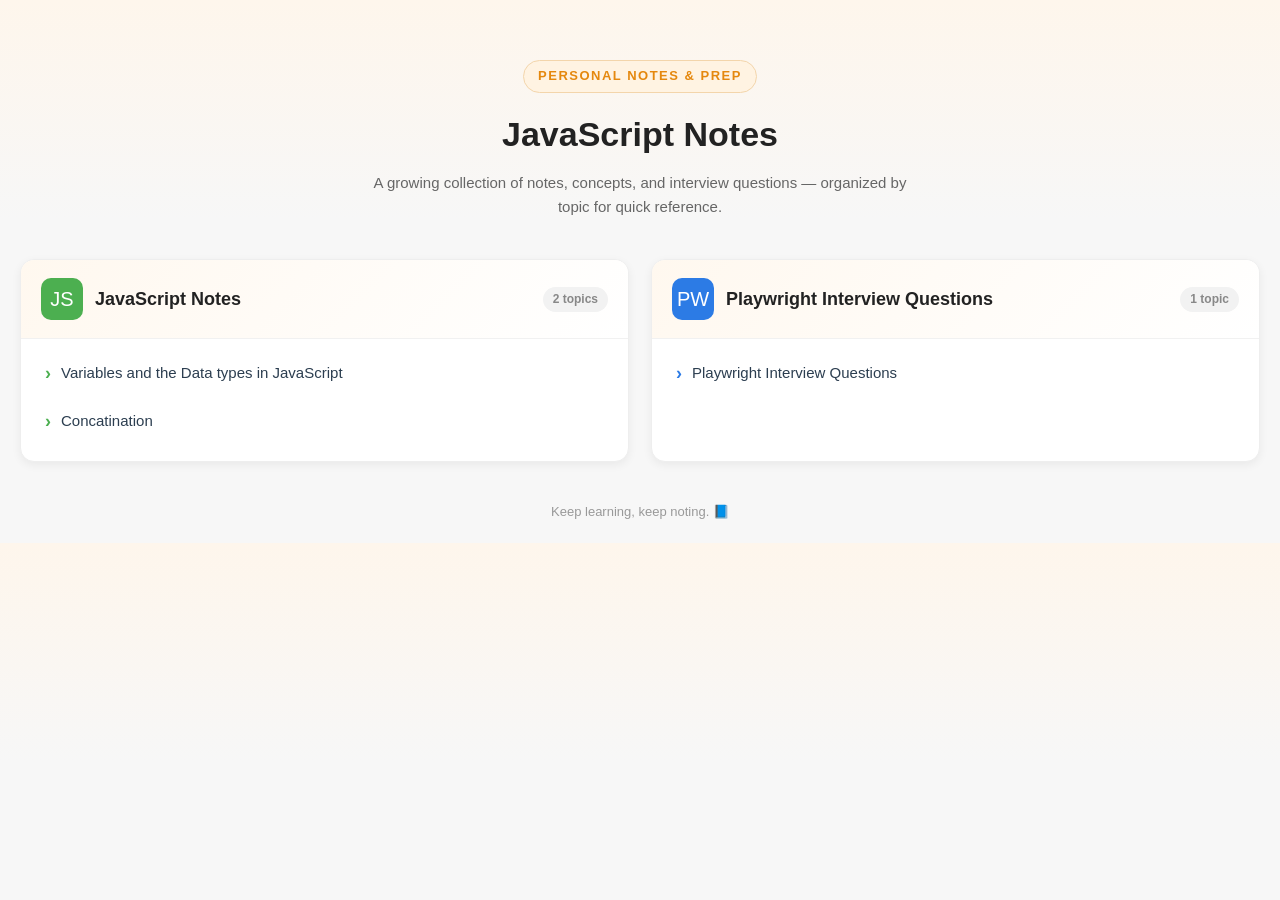
<file: index.html>
<!DOCTYPE html>
<html lang="en">

<head>
  <meta charset="UTF-8">
  <meta name="viewport" content="width=device-width, initial-scale=1.0">
  <title>JavaScript Notes</title>

  <link rel="stylesheet" href="/css/styles.css">
</head>

<body>

  <div class="hero">
    <span class="kicker">Personal Notes & Prep</span>
    <h1>JavaScript Notes</h1>
    <p>A growing collection of notes, concepts, and interview questions — organized by topic for quick reference.</p>
  </div>

  <div class="topics-grid">

    <div class="topic-card">
      <div class="topic-card-header">
        <span class="topic-icon">JS</span>
        <h2>JavaScript Notes</h2>
        <span class="count">2 topics</span>
      </div>
      <ol class="topic-list">
        <li>
          <a href="pages/variablesAndDatatype.html">Variables and the Data types in JavaScript</a>
        </li>
        <li>
          <a href="pages/concatination.html">Concatination</a>
        </li>
      </ol>
    </div>

    <div class="topic-card">
      <div class="topic-card-header">
        <span class="topic-icon">PW</span>
        <h2>Playwright Interview Questions</h2>
        <span class="count">1 topic</span>
      </div>
      <ol class="topic-list">
        <li>
          <a href="pages/InterviewQuestionsPlaywright.html">Playwright Interview Questions</a>
        </li>
      </ol>
    </div>

  </div>

  <div class="site-footer">Keep learning, keep noting. 📘</div>

</body>

</html>
</file>
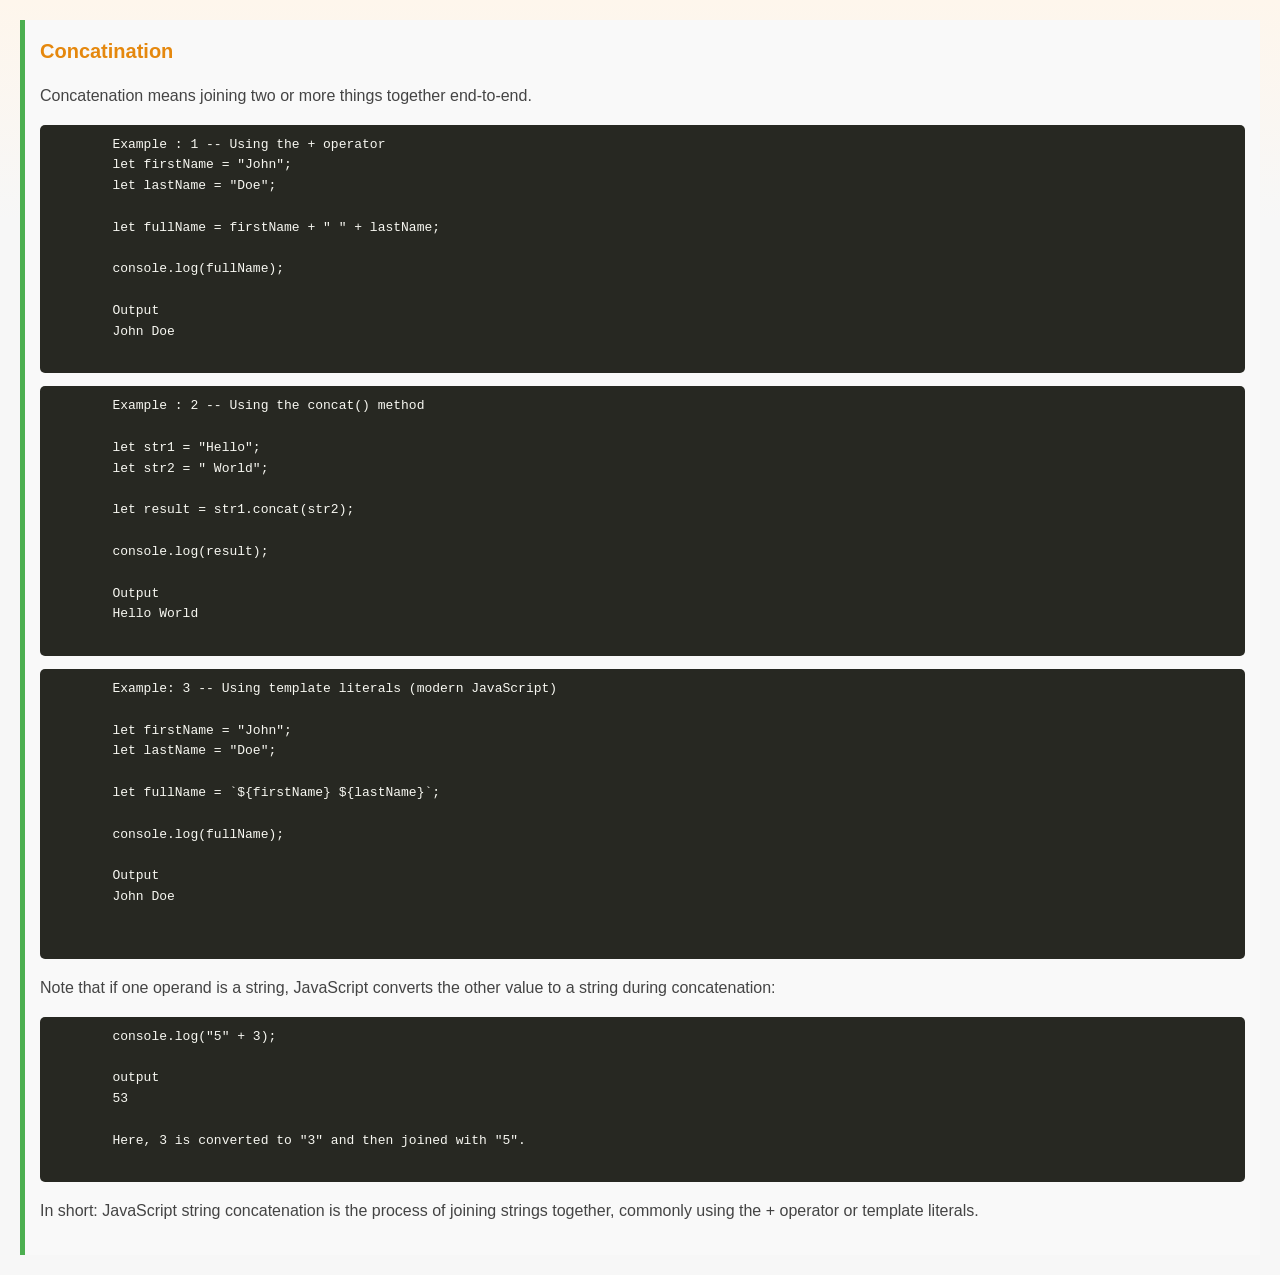
<file: pages/concatination.html>
<!DOCTYPE html>
<html lang="en">

<head>
  <meta charset="UTF-8">
  <meta name="viewport" content="width=device-width, initial-scale=1.0">
  <title>Document</title>

  <link rel="stylesheet" href="/css/styles.css">

</head>

<body>
  <div class="qa">
    <div class="impquestion">Concatination</div>
    <div class="answer">
      <p>Concatenation means joining two or more things together end-to-end.</p>

      <pre>
        Example : 1 -- Using the + operator
        let firstName = "John";
        let lastName = "Doe";
        
        let fullName = firstName + " " + lastName;
        
        console.log(fullName);
        
        Output
        John Doe
      </pre>
      <pre>
        Example : 2 -- Using the concat() method
        
        let str1 = "Hello";
        let str2 = " World";
        
        let result = str1.concat(str2);
        
        console.log(result);
        
        Output 
        Hello World
    </pre>

      <pre>
        Example: 3 -- Using template literals (modern JavaScript)

        let firstName = "John";
        let lastName = "Doe";

        let fullName = `${firstName} ${lastName}`;

        console.log(fullName);

        Output
        John Doe

      </pre>

      <p>Note that if one operand is a string, JavaScript converts the other value to a string during concatenation:</p>
      <pre>
        console.log("5" + 3);
        
        output 
        53
        
        Here, 3 is converted to "3" and then joined with "5".
      </pre>
      <p>
        In short: JavaScript string concatenation is the process of joining strings together, commonly using the +
        operator or template literals.
      </p>

    </div>
  </div>

</body>

</html>
</file>
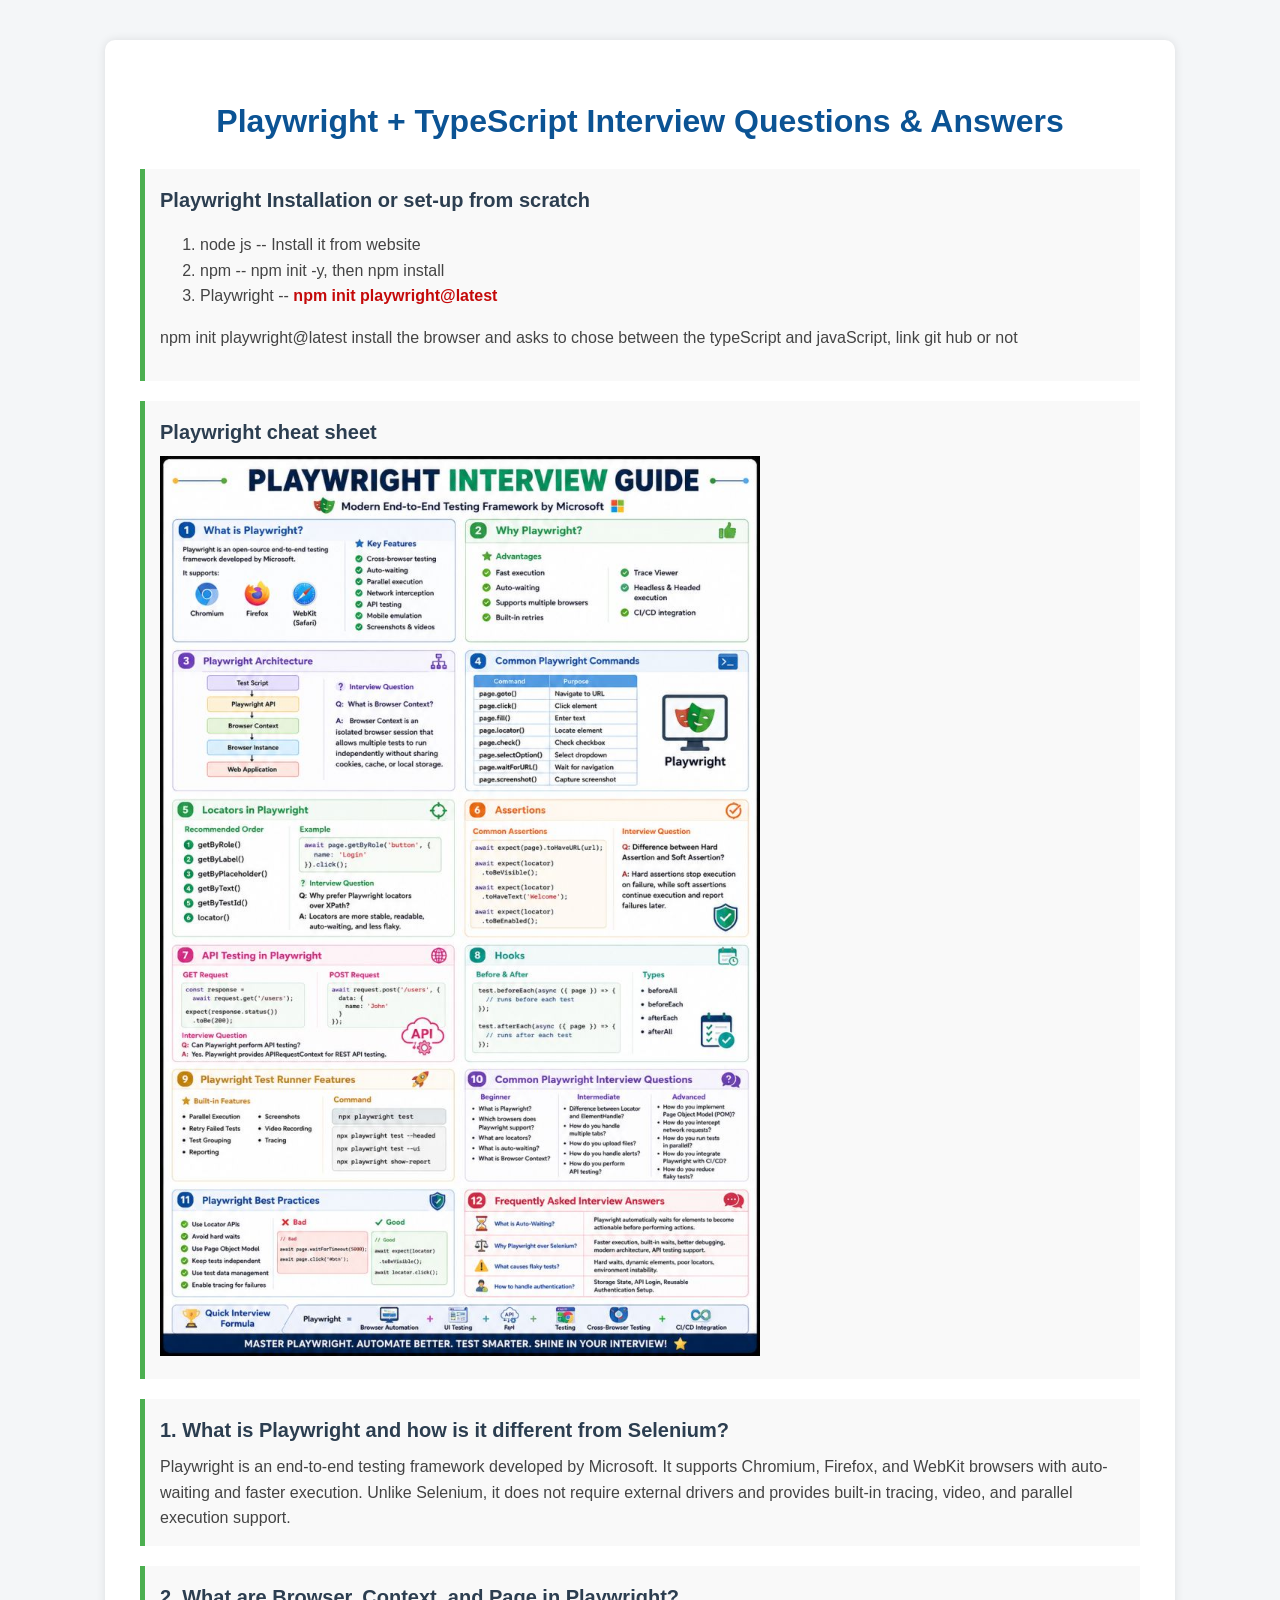
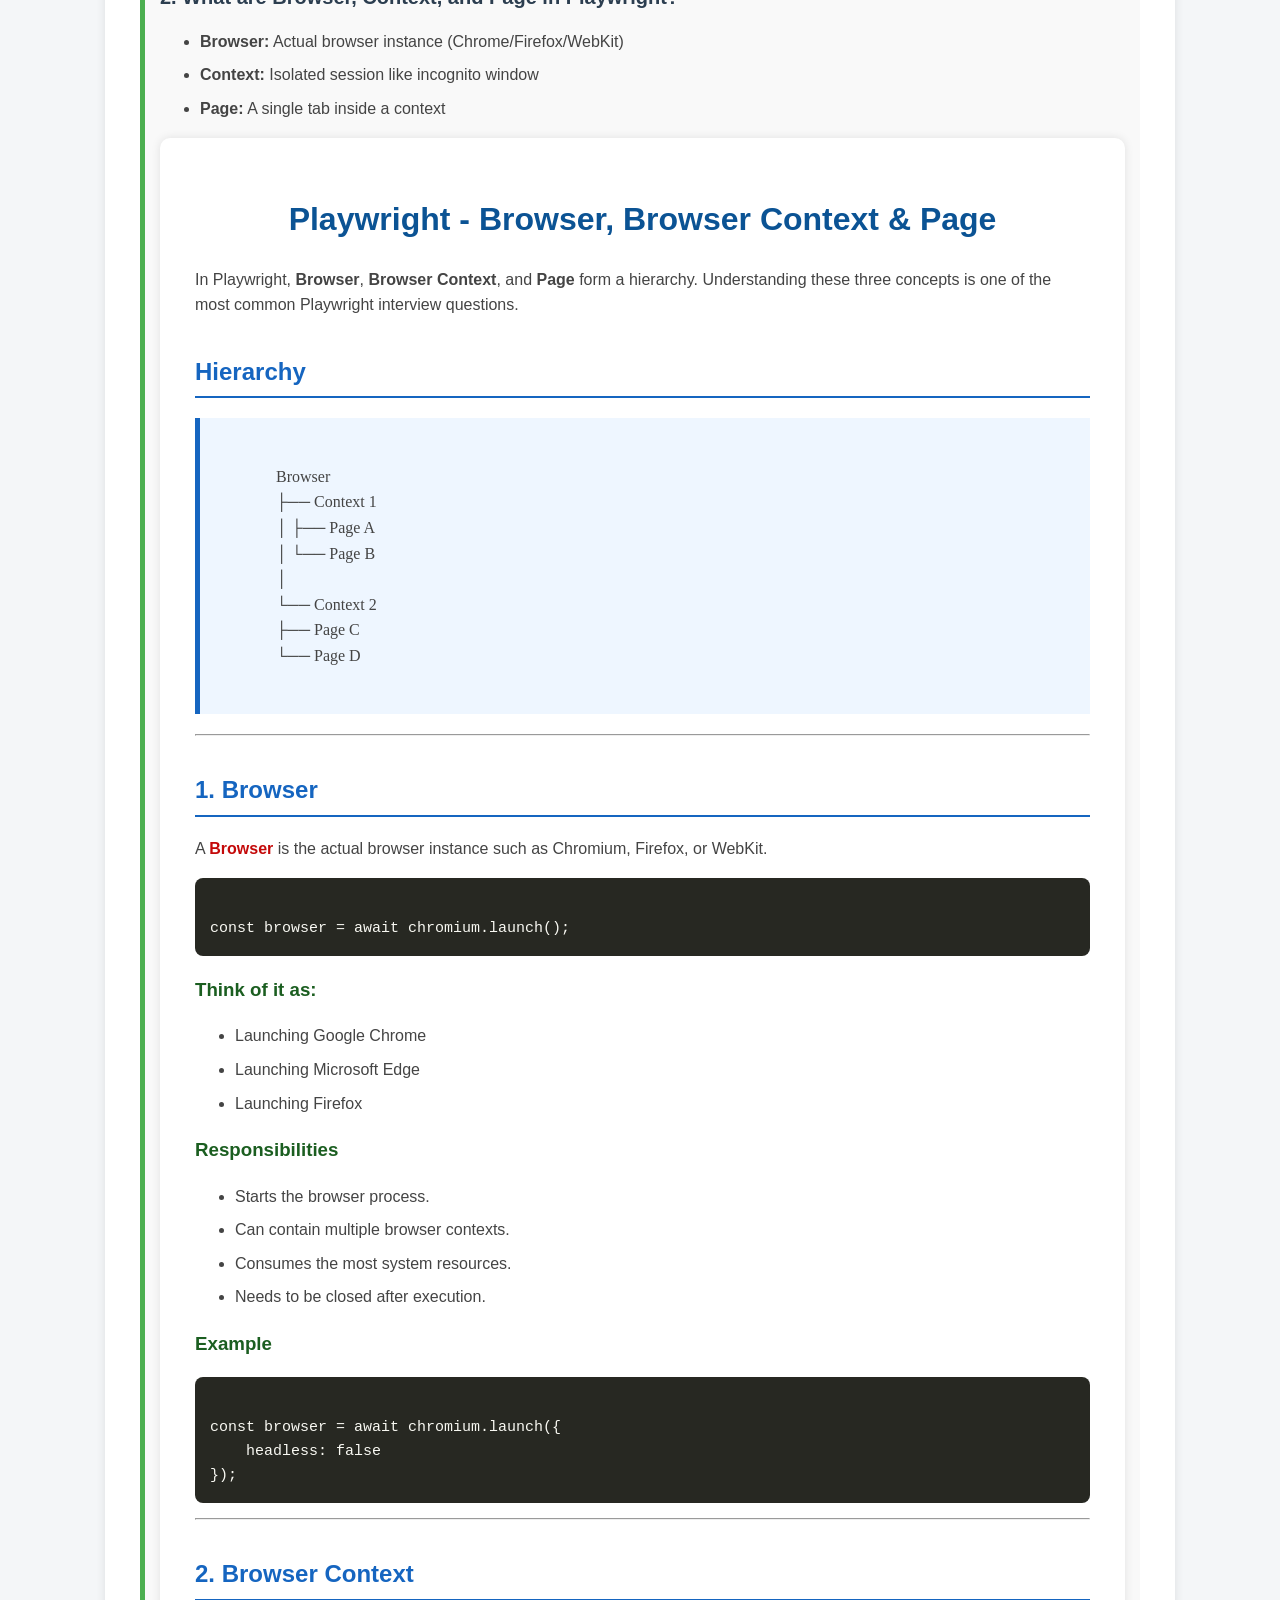
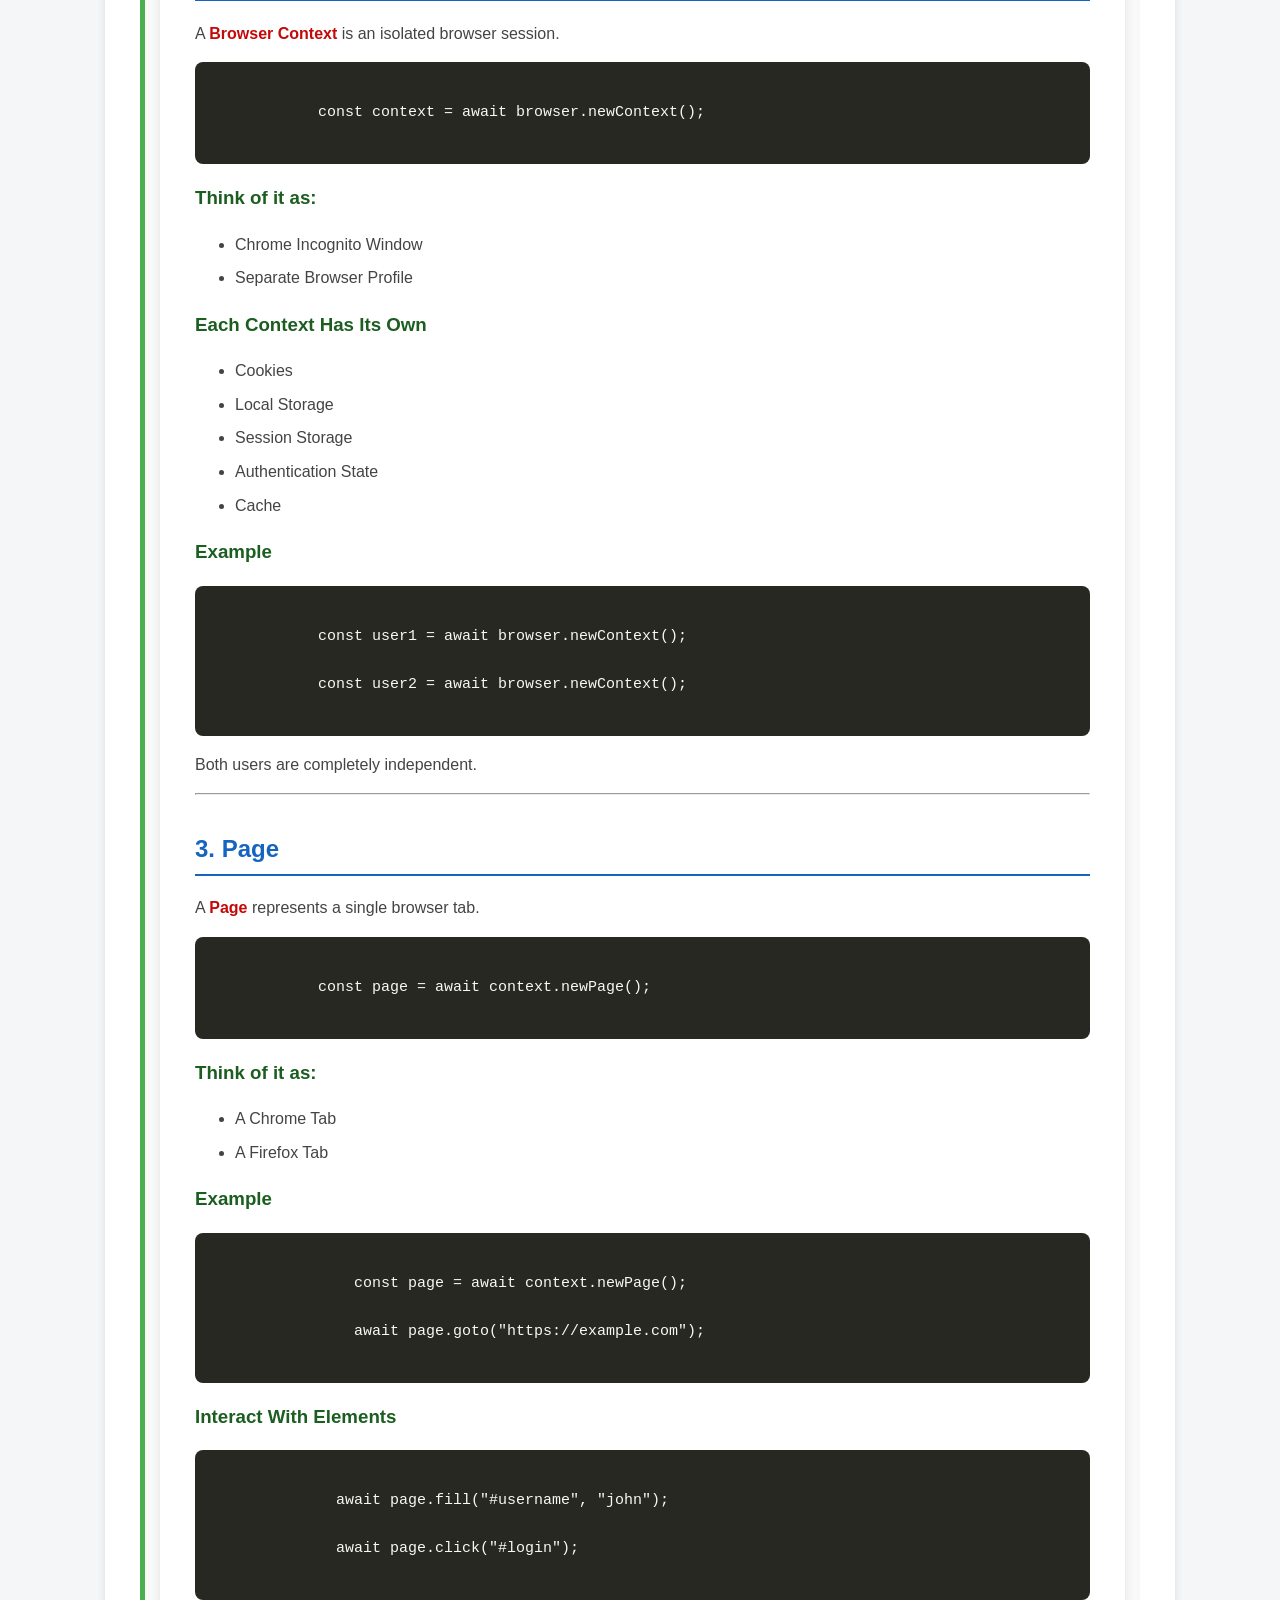
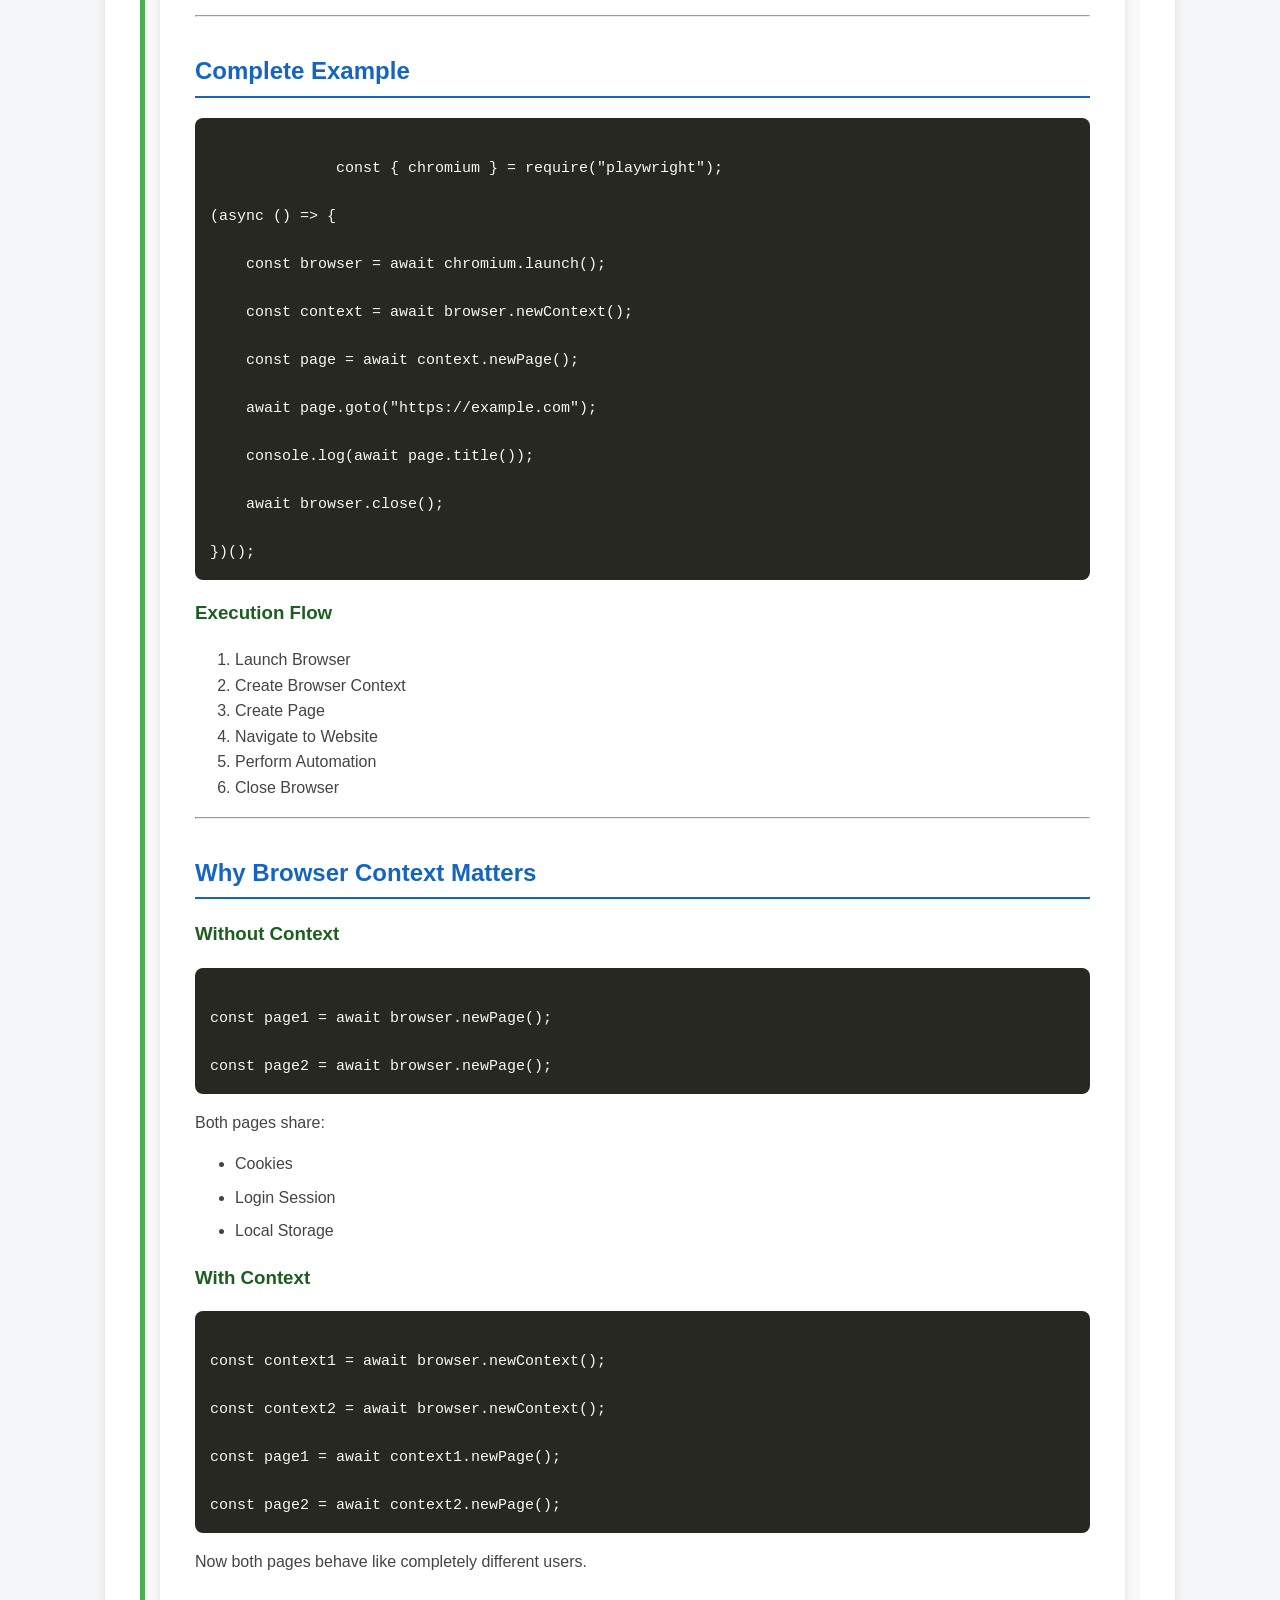
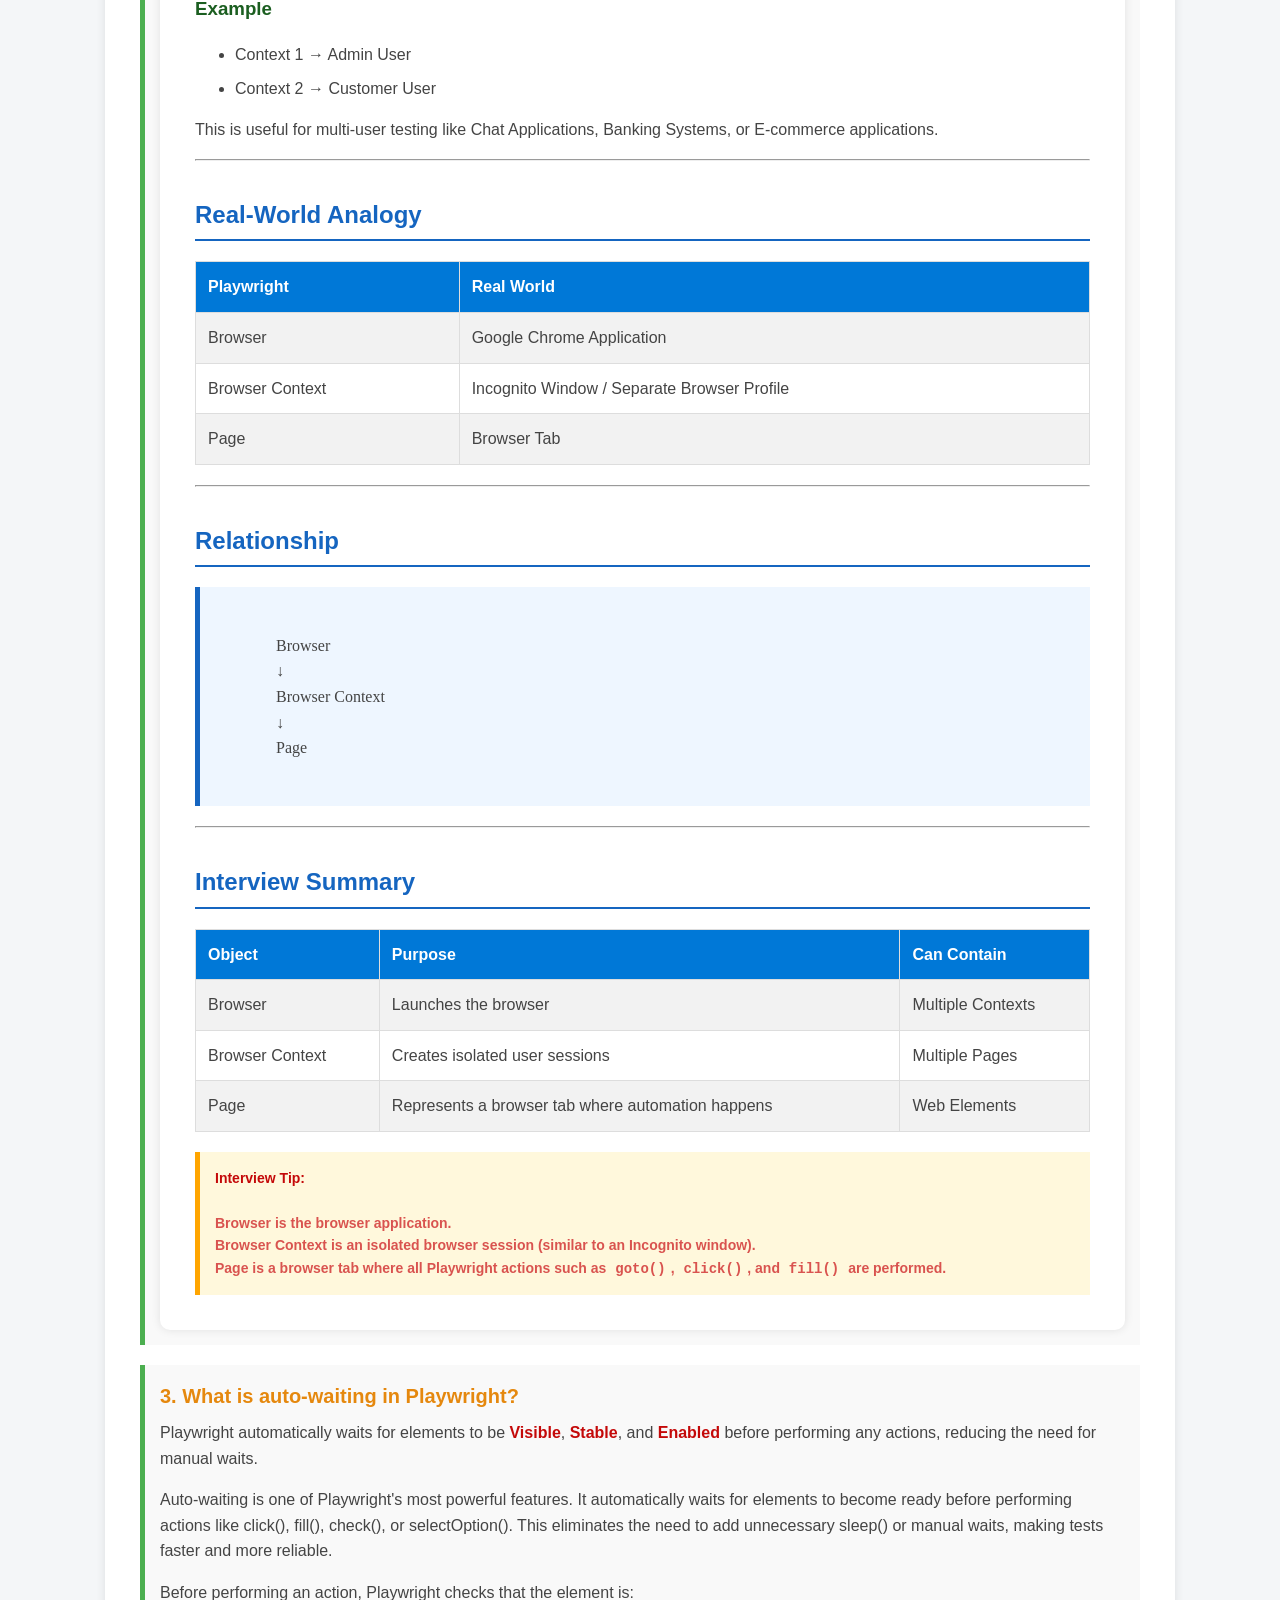
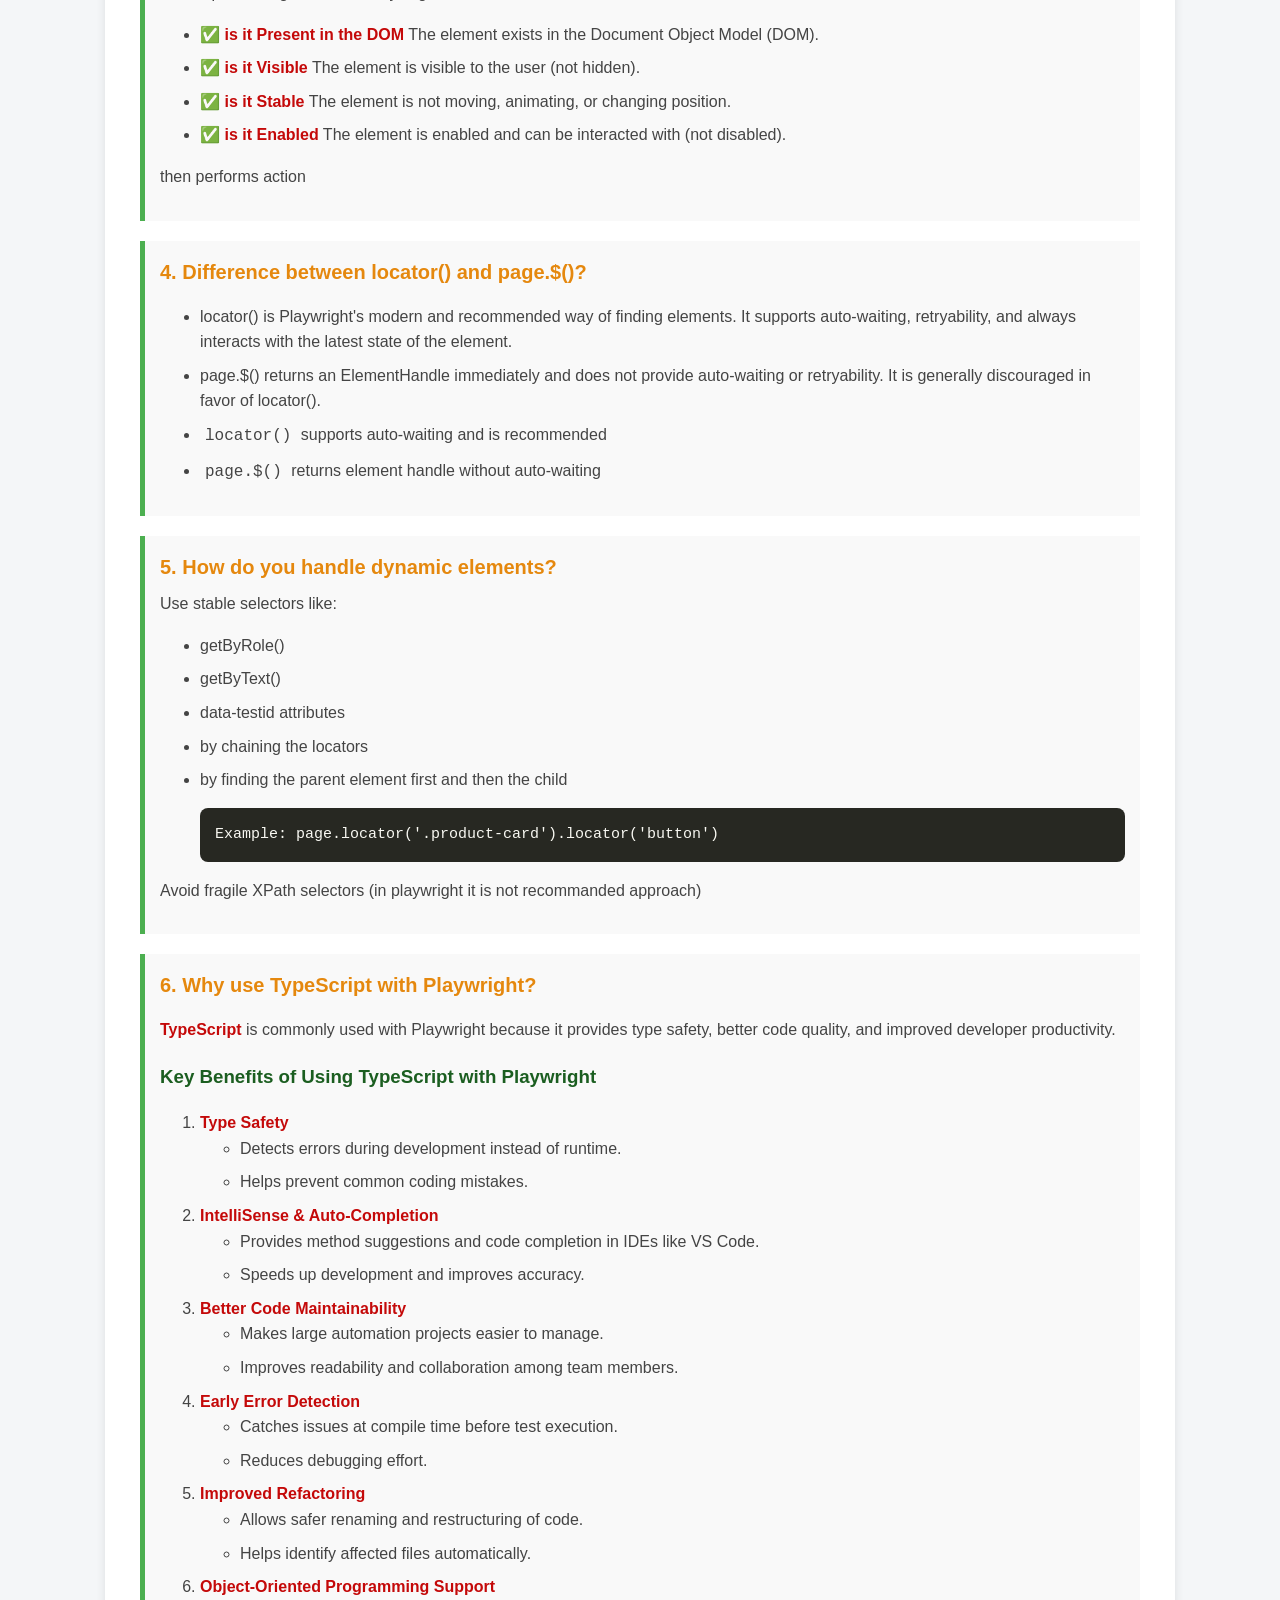
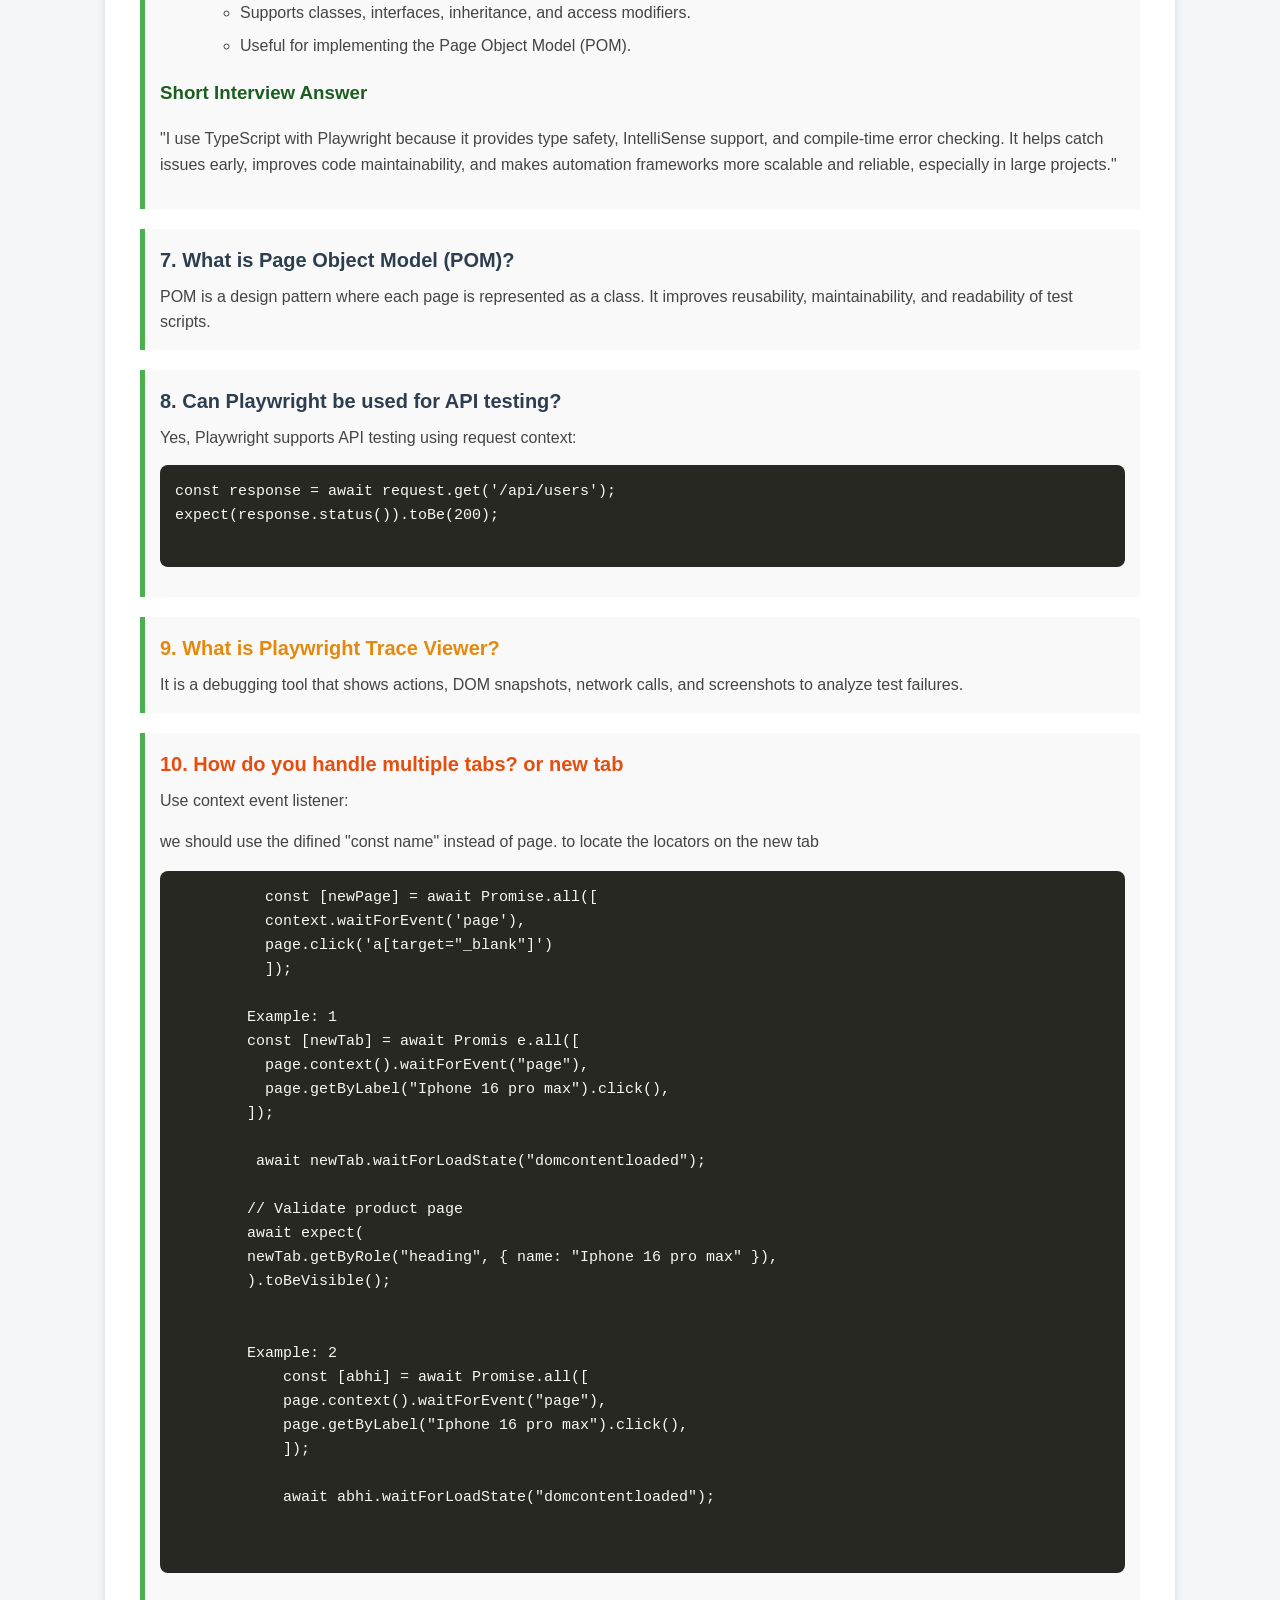
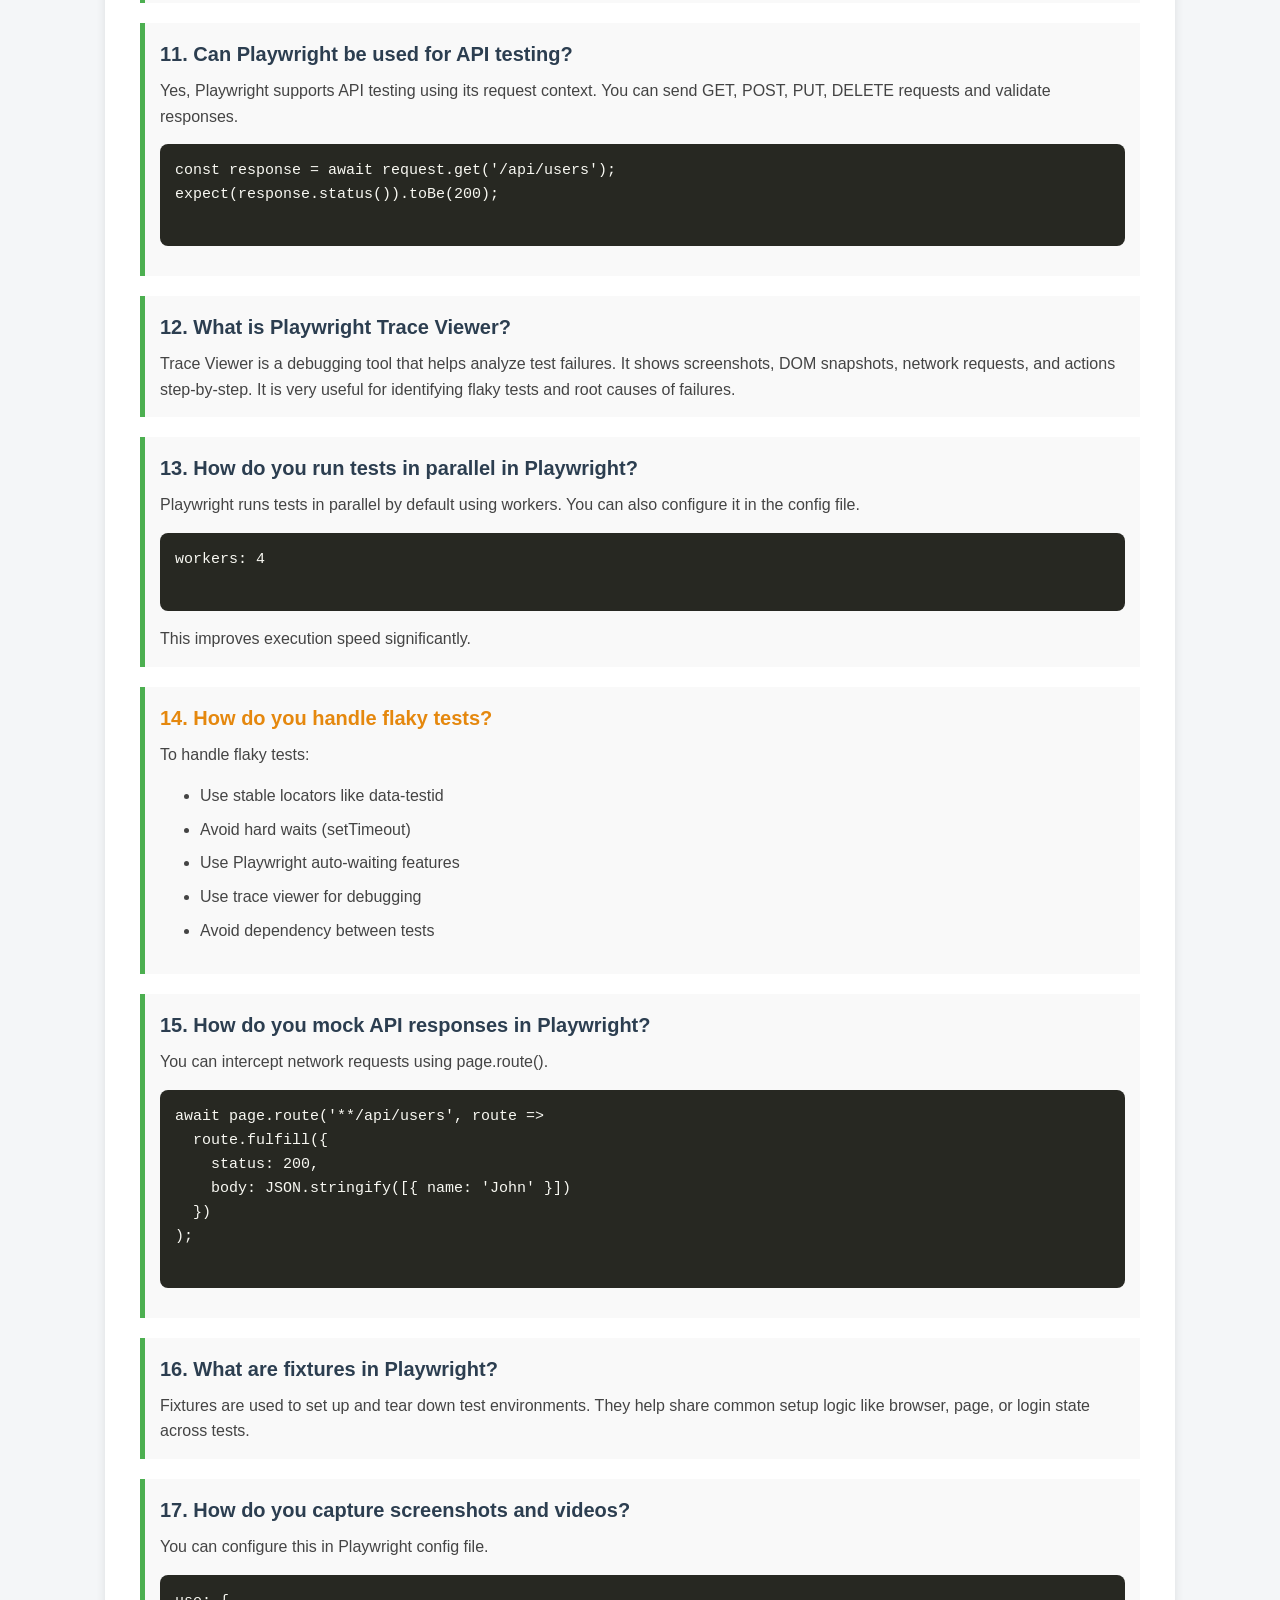
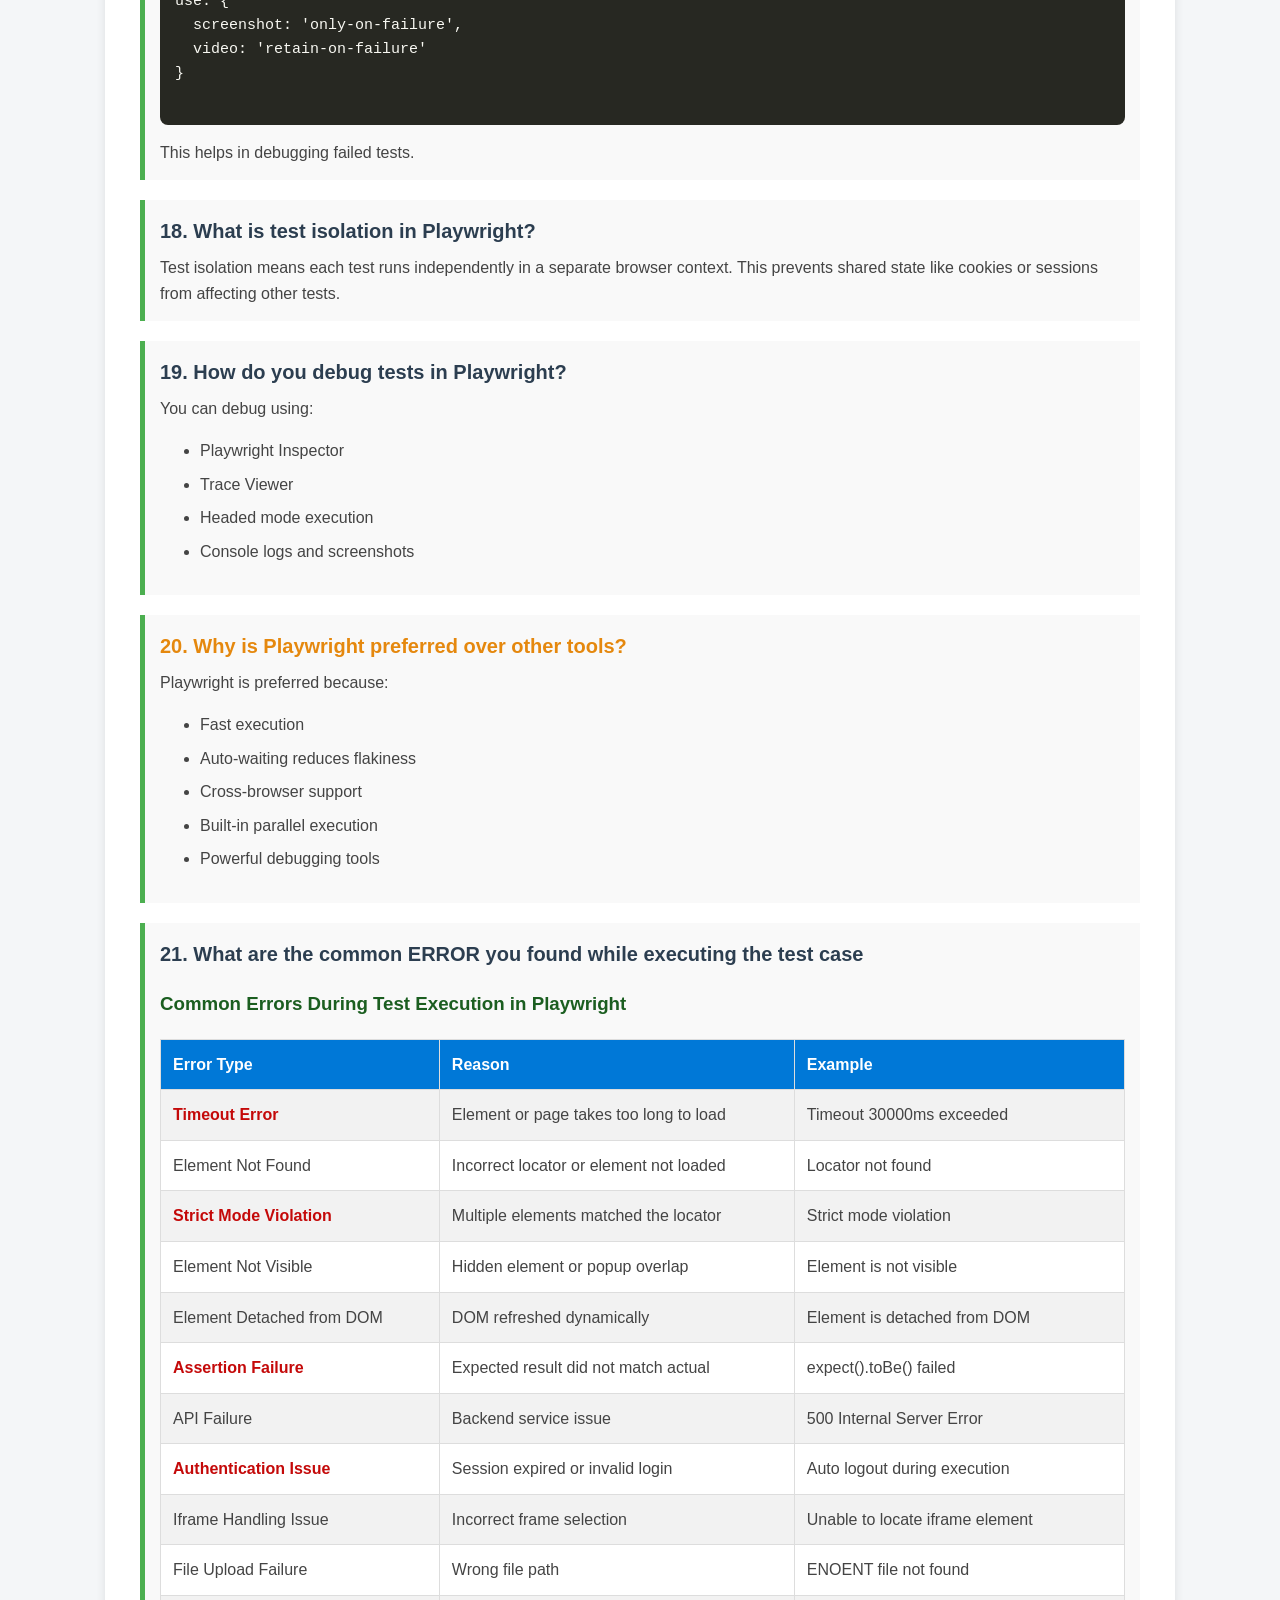
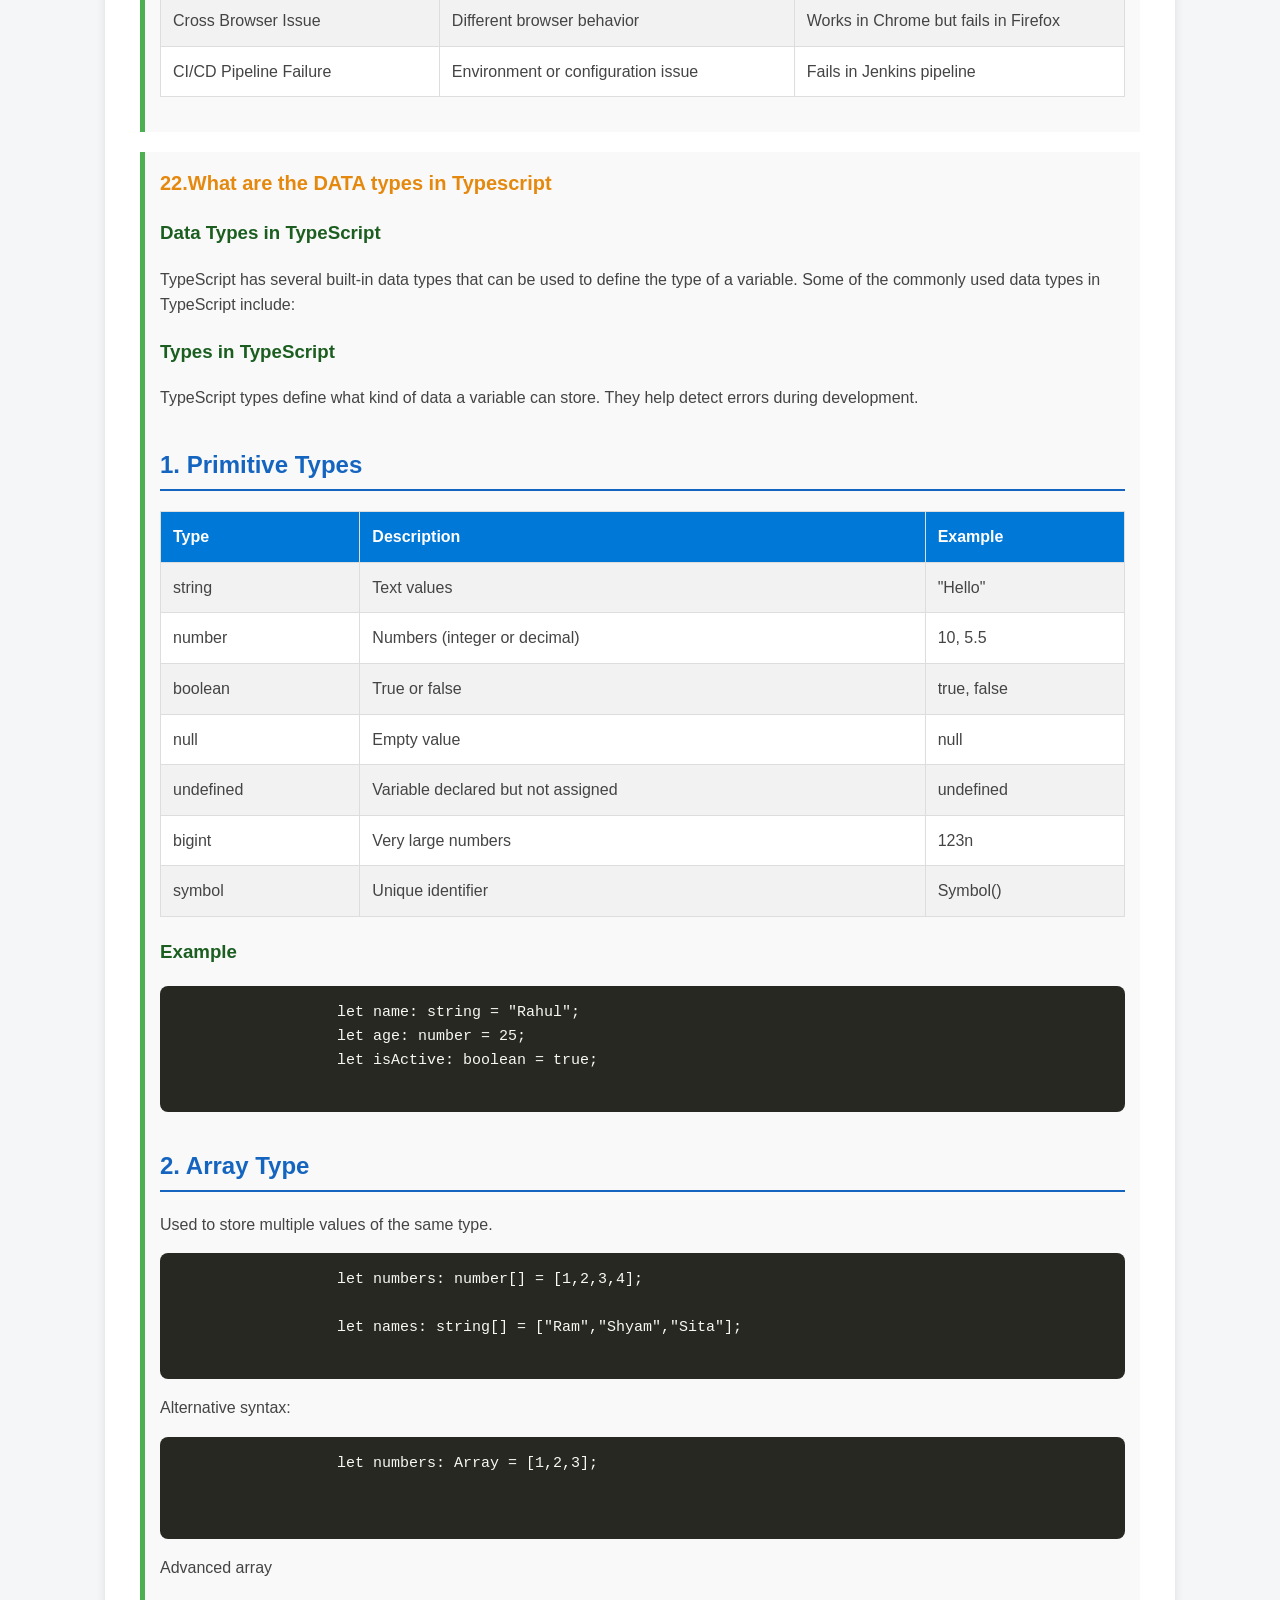
<file: pages/InterviewQuestionsPlaywright.html>
<!DOCTYPE html>
<html lang="en">

<head>
  <meta charset="UTF-8">
  <title>Playwright + TypeScript Interview Questions</title>
  <style>
    strong {
      color: #c40909;

    }

    .underline {
      text-decoration: underline;
      font-weight: bold;
    }

    body {
      font-family: Arial, sans-serif;
      line-height: 1.6;
      margin: 20px;
      background: #f7f7f7;
    }

    h1 {
      text-align: center;
      color: #333;
    }

    .container {
      max-width: 1000px;
      margin: auto;
      background: #fff;
      padding: 20px;
      border-radius: 10px;
    }

    .qa {
      margin-bottom: 20px;
      padding: 15px;
      border-left: 5px solid #4CAF50;
      background: #f9f9f9;
    }

    .question {
      font-weight: bold;
      color: #2c3e50;
      font-size: 20px;
    }

    .impquestion {
      font-weight: bold;
      color: #e5880e;
      font-size: 20px;

    }

    .impquestion1 {
      font-weight: bold;
      color: #e54e0e;
      font-size: 20px;

    }

    .answer {
      margin-top: 8px;
      color: #444;
    }

    .section {
      background: #fff;
      padding: 15px;
      margin-bottom: 20px;
      border-radius: 8px;
      box-shadow: 0px 2px 5px rgba(0, 0, 0, 0.1);
    }

    code {
      padding: 2px 5px;
      border-radius: 4px;
    }

    pre {
      background: #272822;
      color: #f8f8f2;
      padding: 10px;
      border-radius: 5px;
      overflow-x: auto;
    }

    table {
      width: 100%;
      border-collapse: collapse;
      margin-top: 20px;
    }

    th,
    td {
      border: 1px solid #999;
      padding: 10px;
      text-align: left;
    }

    th {
      background-color: #f2f2f2;
    }

    tr:nth-child(even) {
      background-color: #fafafa;
    }
  </style>
</head>

<body>

  <div class="container">

    <h1>Playwright + TypeScript Interview Questions & Answers</h1>

    <div class="qa">
      <div class="question">Playwright Installation or set-up from scratch</div>
      <div class="answer">
        <ol>
          <li>node js -- Install it from website</li>
          <li>npm -- npm init -y, then npm install</li>
          <li>Playwright -- <strong>npm init playwright@latest</strong></li>
        </ol>
        <p>npm init playwright@latest install the browser and asks to chose between the typeScript and javaScript, link
          git
          hub or not</p>
      </div>
    </div>

    <div class="qa">
      <div class="question">Playwright cheat sheet </div>
      <div class="answer">
        <img src="../images/Playwright.png" alt="Playwright Cheat sheet" width="600">

      </div>
    </div>

    <div class="qa">
      <div class="question">1. What is Playwright and how is it different from Selenium?</div>
      <div class="answer">
        Playwright is an end-to-end testing framework developed by Microsoft.
        It supports Chromium, Firefox, and WebKit browsers with auto-waiting and faster execution.
        Unlike Selenium, it does not require external drivers and provides built-in tracing, video, and parallel
        execution support.
      </div>
    </div>

    <div class="qa">
      <div class="question">2. What are Browser, Context, and Page in Playwright?</div>
      <div class="answer">
        <ul>
          <li><b>Browser:</b> Actual browser instance (Chrome/Firefox/WebKit)</li>
          <li><b>Context:</b> Isolated session like incognito window</li>
          <li><b>Page:</b> A single tab inside a context</li>
        </ul>

        <style>
          body {
            font-family: Arial, Helvetica, sans-serif;
            margin: 40px;
            line-height: 1.7;
            background: #f4f6f8;
            color: #333;
          }

          .container {
            max-width: 1000px;
            margin: auto;
            background: #fff;
            padding: 35px;
            border-radius: 10px;
            box-shadow: 0 0 10px rgba(0, 0, 0, .1);
          }

          h1 {
            text-align: center;
            color: #0b5394;
          }

          h2 {
            color: #1565c0;
            margin-top: 35px;
            border-bottom: 2px solid #1565c0;
            padding-bottom: 5px;
          }

          h3 {
            color: #1b5e20;
          }

          pre {
            background: #272822;
            color: #f8f8f2;
            padding: 15px;
            overflow: auto;
            border-radius: 8px;
            font-size: 15px;
          }

          code {
            font-family: Consolas, monospace;
          }

          table {
            width: 100%;
            border-collapse: collapse;
            margin-top: 20px;
          }

          table,
          th,
          td {
            border: 1px solid #ccc;
          }

          th {
            background: #1565c0;
            color: white;
            padding: 12px;
          }

          td {
            padding: 12px;
          }

          .diagram {
            background: #eef6ff;
            border-left: 5px solid #1565c0;
            padding: 20px;
            font-family: Consolas;
            white-space: pre;
            margin: 20px 0;
          }

          ul li {
            margin-bottom: 8px;
          }

          .note {
            background: #fff8dc;
            border-left: 5px solid orange;
            padding: 15px;
            margin-top: 20px;
          }
        </style>

        </head>

        <body>

          <div class="container">

            <h1>Playwright - Browser, Browser Context & Page</h1>

            <p>
              In Playwright, <b>Browser</b>, <b>Browser Context</b>, and <b>Page</b> form a hierarchy.
              Understanding these three concepts is one of the most common Playwright interview questions.
            </p>

            <h2>Hierarchy</h2>

            <div class="diagram">
              Browser
              ├── Context 1
              │ ├── Page A
              │ └── Page B
              │
              └── Context 2
              ├── Page C
              └── Page D
            </div>

            <hr>

            <h2>1. Browser</h2>

            <p>
              A <strong>Browser</strong> is the actual browser instance such as Chromium,
              Firefox, or WebKit.
            </p>

            <pre><code>
const browser = await chromium.launch();
</code></pre>

            <h3>Think of it as:</h3>

            <ul>
              <li>Launching Google Chrome</li>
              <li>Launching Microsoft Edge</li>
              <li>Launching Firefox</li>
            </ul>

            <h3>Responsibilities</h3>

            <ul>
              <li>Starts the browser process.</li>
              <li>Can contain multiple browser contexts.</li>
              <li>Consumes the most system resources.</li>
              <li>Needs to be closed after execution.</li>
            </ul>

            <h3>Example</h3>

            <pre><code>
const browser = await chromium.launch({
    headless: false
});
</code></pre>

            <hr>

            <h2>2. Browser Context</h2>

            <p>
              A <strong>Browser Context</strong> is an isolated browser session.
            </p>

            <pre><code>
            const context = await browser.newContext();
            </code></pre>

            <h3>Think of it as:</h3>

            <ul>
              <li>Chrome Incognito Window</li>
              <li>Separate Browser Profile</li>
            </ul>

            <h3>Each Context Has Its Own</h3>

            <ul>
              <li>Cookies</li>
              <li>Local Storage</li>
              <li>Session Storage</li>
              <li>Authentication State</li>
              <li>Cache</li>
            </ul>

            <h3>Example</h3>

            <pre><code>
            const user1 = await browser.newContext();

            const user2 = await browser.newContext();
            </code></pre>

            <p>
              Both users are completely independent.
            </p>

            <hr>

            <h2>3. Page</h2>

            <p>
              A <strong>Page</strong> represents a single browser tab.
            </p>

            <pre><code>
            const page = await context.newPage();
            </code></pre>

            <h3>Think of it as:</h3>

            <ul>
              <li>A Chrome Tab</li>
              <li>A Firefox Tab</li>
            </ul>

            <h3>Example</h3>

            <pre><code>
                const page = await context.newPage();

                await page.goto("https://example.com");
            </code></pre>

            <h3>Interact With Elements</h3>

            <pre><code>
              await page.fill("#username", "john");

              await page.click("#login");
            </code></pre>

            <hr>

            <h2>Complete Example</h2>

            <pre><code>
              const { chromium } = require("playwright");

(async () => {

    const browser = await chromium.launch();

    const context = await browser.newContext();

    const page = await context.newPage();

    await page.goto("https://example.com");

    console.log(await page.title());

    await browser.close();

})();
</code></pre>

            <h3>Execution Flow</h3>

            <ol>
              <li>Launch Browser</li>
              <li>Create Browser Context</li>
              <li>Create Page</li>
              <li>Navigate to Website</li>
              <li>Perform Automation</li>
              <li>Close Browser</li>
            </ol>

            <hr>

            <h2>Why Browser Context Matters</h2>

            <h3>Without Context</h3>

            <pre><code>
const page1 = await browser.newPage();

const page2 = await browser.newPage();
</code></pre>

            <p>
              Both pages share:
            </p>

            <ul>
              <li>Cookies</li>
              <li>Login Session</li>
              <li>Local Storage</li>
            </ul>

            <h3>With Context</h3>

            <pre><code>
const context1 = await browser.newContext();

const context2 = await browser.newContext();

const page1 = await context1.newPage();

const page2 = await context2.newPage();
</code></pre>

            <p>
              Now both pages behave like completely different users.
            </p>

            <h3>Example</h3>

            <ul>
              <li>Context 1 → Admin User</li>
              <li>Context 2 → Customer User</li>
            </ul>

            <p>
              This is useful for multi-user testing like Chat Applications,
              Banking Systems, or E-commerce applications.
            </p>

            <hr>

            <h2>Real-World Analogy</h2>

            <table>

              <tr>
                <th>Playwright</th>
                <th>Real World</th>
              </tr>

              <tr>
                <td>Browser</td>
                <td>Google Chrome Application</td>
              </tr>

              <tr>
                <td>Browser Context</td>
                <td>Incognito Window / Separate Browser Profile</td>
              </tr>

              <tr>
                <td>Page</td>
                <td>Browser Tab</td>
              </tr>

            </table>

            <hr>

            <h2>Relationship</h2>

            <div class="diagram">
              Browser
              ↓
              Browser Context
              ↓
              Page
            </div>

            <hr>

            <h2>Interview Summary</h2>

            <table>

              <tr>
                <th>Object</th>
                <th>Purpose</th>
                <th>Can Contain</th>
              </tr>

              <tr>
                <td>Browser</td>
                <td>Launches the browser</td>
                <td>Multiple Contexts</td>
              </tr>

              <tr>
                <td>Browser Context</td>
                <td>Creates isolated user sessions</td>
                <td>Multiple Pages</td>
              </tr>

              <tr>
                <td>Page</td>
                <td>Represents a browser tab where automation happens</td>
                <td>Web Elements</td>
              </tr>

            </table>

            <div class="note">
              <strong>Interview Tip:</strong><br><br>

              <b>Browser</b> is the browser application.<br>
              <b>Browser Context</b> is an isolated browser session (similar to an Incognito window).<br>
              <b>Page</b> is a browser tab where all Playwright actions such as <code>goto()</code>,
              <code>click()</code>, and
              <code>fill()</code> are performed.
            </div>

          </div>

        </body>


      </div>
    </div>

    <div class="qa">
      <div class="impquestion">3. What is auto-waiting in Playwright?</div>
      <div class="answer">
        Playwright automatically waits for elements to be
        <strong>Visible</strong>,
        <strong>Stable</strong>, and
        <strong>Enabled</strong>
        before performing any actions,
        reducing the need for manual waits.
        <p>
          Auto-waiting is one of Playwright's most powerful features. It automatically waits for elements to become
          ready before
          performing actions like click(), fill(), check(), or selectOption(). This eliminates the need to add
          unnecessary sleep()
          or manual waits, making tests faster and more reliable.
        </p>

        <p>
          Before performing an action, Playwright checks that the element is:

        <ul>
          <li>✅ <strong>is it Present in the DOM</strong> The element exists in the Document Object Model (DOM).</li>
          <li>✅ <strong>is it Visible</strong> The element is visible to the user (not hidden).</li>
          <li>✅ <strong>is it Stable</strong> The element is not moving, animating, or changing position.</li>
          <li>✅ <strong>is it Enabled</strong> The element is enabled and can be interacted with (not disabled).</li>
        </ul> then performs action
        </p>

      </div>
    </div>

    <div class="qa">
      <div class="impquestion">4. Difference between locator() and page.$()?</div>
      <div class="answer">
        <ul>
          <li>
            locator() is Playwright's modern and recommended way of finding elements. It supports auto-waiting,
            retryability, and
            always interacts with the latest state of the element.
          </li>

          <li>
            page.$() returns an ElementHandle immediately and does not provide auto-waiting or retryability. It is
            generally
            discouraged in favor of locator().
          </li>

          <li><code>locator()</code> supports auto-waiting and is recommended</li>
          <li><code>page.$()</code> returns element handle without auto-waiting</li>

        </ul>
      </div>
    </div>

    <div class="qa">
      <div class="impquestion">5. How do you handle dynamic elements?</div>
      <div class="answer">
        Use stable selectors like:
        <ul>
          <li>getByRole()</li>
          <li>getByText()</li>
          <li>data-testid attributes</li>
          <li>by chaining the locators</li>
          <li>by finding the parent element first and then the child</li>
          <pre>Example: page.locator('.product-card').locator('button')</pre>
        </ul>
        <p>Avoid fragile XPath selectors (in playwright it is not recommanded approach)</p>

      </div>
    </div>

    <div class="qa">
      <div class="impquestion">6. Why use TypeScript with Playwright?</div>
      <div class="answer">
        <p>
          <strong>TypeScript</strong> is commonly used with Playwright because it provides
          type safety, better code quality, and improved developer productivity.
        </p>

        <h3>Key Benefits of Using TypeScript with Playwright</h3>

        <ol>
          <li>
            <strong>Type Safety</strong>
            <ul>
              <li>Detects errors during development instead of runtime.</li>
              <li>Helps prevent common coding mistakes.</li>
            </ul>
          </li>

          <li>
            <strong>IntelliSense & Auto-Completion</strong>
            <ul>
              <li>Provides method suggestions and code completion in IDEs like VS Code.</li>
              <li>Speeds up development and improves accuracy.</li>
            </ul>
          </li>

          <li>
            <strong>Better Code Maintainability</strong>
            <ul>
              <li>Makes large automation projects easier to manage.</li>
              <li>Improves readability and collaboration among team members.</li>
            </ul>
          </li>

          <li>
            <strong>Early Error Detection</strong>
            <ul>
              <li>Catches issues at compile time before test execution.</li>
              <li>Reduces debugging effort.</li>
            </ul>
          </li>

          <li>
            <strong>Improved Refactoring</strong>
            <ul>
              <li>Allows safer renaming and restructuring of code.</li>
              <li>Helps identify affected files automatically.</li>
            </ul>
          </li>

          <li>
            <strong>Object-Oriented Programming Support</strong>
            <ul>
              <li>Supports classes, interfaces, inheritance, and access modifiers.</li>
              <li>Useful for implementing the Page Object Model (POM).</li>
            </ul>
          </li>
        </ol>

        <h3>Short Interview Answer</h3>

        <p> "I use TypeScript with Playwright because it provides type safety,
          IntelliSense support, and compile-time error checking. It helps catch
          issues early, improves code maintainability, and makes automation
          frameworks more scalable and reliable, especially in large projects." </p>

      </div>
    </div>

    <div class="qa">
      <div class="question">7. What is Page Object Model (POM)?</div>
      <div class="answer">
        POM is a design pattern where each page is represented as a class.
        It improves reusability, maintainability, and readability of test scripts.
      </div>
    </div>

    <div class="qa">
      <div class="question">8. Can Playwright be used for API testing?</div>
      <div class="answer">
        Yes, Playwright supports API testing using request context:
        <pre>
const response = await request.get('/api/users');
expect(response.status()).toBe(200);
            </pre>
      </div>
    </div>

    <div class="qa">
      <div class="impquestion">9. What is Playwright Trace Viewer?</div>
      <div class="answer">
        It is a debugging tool that shows actions, DOM snapshots, network calls, and screenshots to analyze test
        failures.
      </div>
    </div>
    <div class="qa">
      <div class="impquestion1">10. How do you handle multiple tabs? or new tab</div>
      <div class="answer">
        Use context event listener:
        <p> we should use the difined "const name" instead of
          page. to locate the locators on the new tab</p>
        <pre>
          const [newPage] = await Promise.all([
          context.waitForEvent('page'),
          page.click('a[target="_blank"]')
          ]);
          
        Example: 1
        const [newTab] = await Promis e.all([
          page.context().waitForEvent("page"),
          page.getByLabel("Iphone 16 pro max").click(),
        ]);
  
         await newTab.waitForLoadState("domcontentloaded");
        
        // Validate product page
        await expect(
        newTab.getByRole("heading", { name: "Iphone 16 pro max" }),
        ).toBeVisible();

        
        Example: 2
            const [abhi] = await Promise.all([
            page.context().waitForEvent("page"),
            page.getByLabel("Iphone 16 pro max").click(),
            ]);
            
            await abhi.waitForLoadState("domcontentloaded");
        
            </pre>
      </div>
    </div>


    <div class="qa">
      <div class="question">11. Can Playwright be used for API testing?</div>
      <div class="answer">
        Yes, Playwright supports API testing using its request context.
        You can send GET, POST, PUT, DELETE requests and validate responses.

        <pre>
const response = await request.get('/api/users');
expect(response.status()).toBe(200);
        </pre>
      </div>
    </div>

    <div class="qa">
      <div class="question">12. What is Playwright Trace Viewer?</div>
      <div class="answer">
        Trace Viewer is a debugging tool that helps analyze test failures.
        It shows screenshots, DOM snapshots, network requests, and actions step-by-step.
        It is very useful for identifying flaky tests and root causes of failures.
      </div>
    </div>

    <div class="qa">
      <div class="question">13. How do you run tests in parallel in Playwright?</div>
      <div class="answer">
        Playwright runs tests in parallel by default using workers.
        You can also configure it in the config file.

        <pre>
workers: 4
        </pre>

        This improves execution speed significantly.
      </div>
    </div>

    <div class="qa">
      <div class="impquestion">14. How do you handle flaky tests?</div>
      <div class="answer">
        To handle flaky tests:
        <ul>
          <li>Use stable locators like data-testid</li>
          <li>Avoid hard waits (setTimeout)</li>
          <li>Use Playwright auto-waiting features</li>
          <li>Use trace viewer for debugging</li>
          <li>Avoid dependency between tests</li>
        </ul>
      </div>
    </div>

    <div class="qa">
      <div class="question">15. How do you mock API responses in Playwright?</div>
      <div class="answer">
        You can intercept network requests using page.route().

        <pre>
await page.route('**/api/users', route =>
  route.fulfill({
    status: 200,
    body: JSON.stringify([{ name: 'John' }])
  })
);
        </pre>
      </div>
    </div>

    <div class="qa">
      <div class="question">16. What are fixtures in Playwright?</div>
      <div class="answer">
        Fixtures are used to set up and tear down test environments.
        They help share common setup logic like browser, page, or login state across tests.
      </div>
    </div>

    <div class="qa">
      <div class="question">17. How do you capture screenshots and videos?</div>
      <div class="answer">
        You can configure this in Playwright config file.

        <pre>
use: {
  screenshot: 'only-on-failure',
  video: 'retain-on-failure'
}
        </pre>

        This helps in debugging failed tests.
      </div>
    </div>

    <div class="qa">
      <div class="question">18. What is test isolation in Playwright?</div>
      <div class="answer">
        Test isolation means each test runs independently in a separate browser context.
        This prevents shared state like cookies or sessions from affecting other tests.
      </div>
    </div>

    <div class="qa">
      <div class="question">19. How do you debug tests in Playwright?</div>
      <div class="answer">
        You can debug using:
        <ul>
          <li>Playwright Inspector</li>
          <li>Trace Viewer</li>
          <li>Headed mode execution</li>
          <li>Console logs and screenshots</li>
        </ul>
      </div>
    </div>

    <div class="qa">
      <div class="impquestion">20. Why is Playwright preferred over other tools?</div>
      <div class="answer">
        Playwright is preferred because:
        <ul>
          <li>Fast execution</li>
          <li>Auto-waiting reduces flakiness</li>
          <li>Cross-browser support</li>
          <li>Built-in parallel execution</li>
          <li>Powerful debugging tools</li>
        </ul>
      </div>
    </div>

    <div class="qa">
      <div class="question">21. What are the common ERROR you found while executing the test case</div>
      <div class="answer">
        <h3>Common Errors During Test Execution in Playwright</h3>

        <table>
          <tr>
            <th>Error Type</th>
            <th>Reason</th>
            <th>Example</th>
          </tr>

          <tr>
            <td><strong>Timeout Error</strong></td>
            <td>Element or page takes too long to load</td>
            <td>Timeout 30000ms exceeded</td>
          </tr>

          <tr>
            <td>Element Not Found</td>
            <td>Incorrect locator or element not loaded</td>
            <td>Locator not found</td>
          </tr>

          <tr>
            <td><strong>Strict Mode Violation</strong></td>
            <td>Multiple elements matched the locator</td>
            <td>Strict mode violation</td>
          </tr>

          <tr>
            <td>Element Not Visible</td>
            <td>Hidden element or popup overlap</td>
            <td>Element is not visible</td>
          </tr>

          <tr>
            <td>Element Detached from DOM</td>
            <td>DOM refreshed dynamically</td>
            <td>Element is detached from DOM</td>
          </tr>

          <tr>
            <td><strong>Assertion Failure</strong></td>
            <td>Expected result did not match actual</td>
            <td>expect().toBe() failed</td>
          </tr>

          <tr>
            <td>API Failure</td>
            <td>Backend service issue</td>
            <td>500 Internal Server Error</td>
          </tr>

          <tr>
            <td><strong>Authentication Issue</strong></td>
            <td>Session expired or invalid login</td>
            <td>Auto logout during execution</td>
          </tr>

          <tr>
            <td>Iframe Handling Issue</td>
            <td>Incorrect frame selection</td>
            <td>Unable to locate iframe element</td>
          </tr>

          <tr>
            <td>File Upload Failure</td>
            <td>Wrong file path</td>
            <td>ENOENT file not found</td>
          </tr>

          <tr>
            <td>Cross Browser Issue</td>
            <td>Different browser behavior</td>
            <td>Works in Chrome but fails in Firefox</td>
          </tr>

          <tr>
            <td>CI/CD Pipeline Failure</td>
            <td>Environment or configuration issue</td>
            <td>Fails in Jenkins pipeline</td>
          </tr>

        </table>
      </div>
    </div>


    <div class="qa">
      <div class="impquestion">22.What are the DATA types in Typescript </div>
      <div class="answer">
        <h3>Data Types in TypeScript</h3>
        <p>TypeScript has several built-in data types that can be used to define the type of a variable. Some of the
          commonly used data types in TypeScript include:</p>

        <style>
          body {
            margin: 40px;
            line-height: 1.6;
          }

          table {
            border-collapse: collapse;
            width: 100%;
            margin-bottom: 20px;
          }

          table,
          th,
          td {
            border: 1px solid #ccc;
          }

          th,
          td {
            padding: 10px;
            text-align: left;
          }
        </style>


        <body>

          <h3>Types in TypeScript</h3>
          <p>TypeScript types define what kind of data a variable can store. They help detect errors during
            development.
          </p>

          <h2>1. Primitive Types</h2>

          <table>
            <tr>
              <th>Type</th>
              <th>Description</th>
              <th>Example</th>
            </tr>

            <tr>
              <td>string</td>
              <td>Text values</td>
              <td>"Hello"</td>
            </tr>

            <tr>
              <td>number</td>
              <td>Numbers (integer or decimal)</td>
              <td>10, 5.5</td>
            </tr>

            <tr>
              <td>boolean</td>
              <td>True or false</td>
              <td>true, false</td>
            </tr>

            <tr>
              <td>null</td>
              <td>Empty value</td>
              <td>null</td>
            </tr>

            <tr>
              <td>undefined</td>
              <td>Variable declared but not assigned</td>
              <td>undefined</td>
            </tr>

            <tr>
              <td>bigint</td>
              <td>Very large numbers</td>
              <td>123n</td>
            </tr>

            <tr>
              <td>symbol</td>
              <td>Unique identifier</td>
              <td>Symbol()</td>
            </tr>

          </table>

          <h3>Example</h3>
          <pre>
                  let name: string = "Rahul";
                  let age: number = 25;
                  let isActive: boolean = true;
                  </pre>

          <h2>2. Array Type</h2>

          <p>Used to store multiple values of the same type.</p>

          <pre>
                  let numbers: number[] = [1,2,3,4];
                  
                  let names: string[] = ["Ram","Shyam","Sita"];
                  </pre>

          <p>Alternative syntax:</p>

          <pre>
                  let numbers: Array<number> = [1,2,3];
              
                  </pre>
          <p> Advanced array </p>
          <p> Array can also hold multiple types using union types.</p>
          <pre>
                  let user: (string | number)[] = ["Hello", 10, "World", 20];
                  user = ["John", 25, "Doe", 30];
                  user =[10, 20, 30, 40];
                  user = ["Alice", "Bob", "Charlie"];
                  </pre>
          <h2>3. Tuple</h2>

          <p>Tuple allows fixed number of elements with specific types.</p>

          <pre>
                  let user: [string, number];
                  
                  user = ["John", 25];
                  </pre>

          <h2>4. Enum</h2>

          <p>Enum defines a set of named constants.</p>

          <pre>
                  enum Status {
                    Pending,
                    Approved,
                    Rejected
                  }
                  
                  let orderStatus: Status = Status.Approved;
          
                  enum Role {
                    Admin,
                    Editor,
                    Viewer,
                  }
          
                  let userRole: Role = Role.Admin;
                  </pre>

          <h2>5. Any</h2>

          <p>Allows any type of value.</p>

          <pre>
                  let data: any = 10;
                  
                  data = "Hello";
                  data = true;
                  </pre>

          <h2>6. Unknown</h2>

          <p>Safer alternative to any.</p>

          <pre>
            let value: unknown = "Hello";
                  </pre>

          <h2>7. Void</h2>

          <p>Used when a function does not return anything.</p>

          <pre>
            function logMessage(): void {
            console.log("Hello");
           }
          </pre>

          <h2>8. Object Type</h2>

          <pre>
            let user: {name: string, age: number} = {
            name: "Ravi",
            age: 30
            };
          </pre>

          <h2>9. Union Type</h2>

          <p>Allows multiple possible types.</p>
          <p>we can add more than 2 types n type can be added</p>

          <pre>
          let id: number | string;
                  
          id = 10;
          id = "ABC123";
          </pre>

          <h2>10. Literal Types</h2>

          <p>Restricts variable to specific values.</p>

          <pre>
            let direction: "left" | "right" | "up" | "down";
                  
            direction = "left";
          </pre>

          <h2> Type alias </h2>
          <p>Type aliases allow you to create a new custom type we can call it, if we can use that as custom type</p>
          <pre>
                  type userDetail = {
                    name: string;
                    age: number;
                  };
                  </pre>

          <h3>Most Used Types in Real Projects</h3>

          <ul>
            <li>string</li>
            <li>number</li>
            <li>boolean</li>
            <li>Array</li>
            <li>Object</li>
            <li>Union</li>
          </ul>

          <h3>Difference betweent Any and Unknown</h3>
          <h3>any</h3>
          <ul>
            <li>No type checking.</li>
            <li>You can do anything.</li>
            <li>Unsafe.</li>
          </ul>

          <h3>unknown</h3>
          <ul>
            <li>Type checking required.</li>
            <li>Must verify the type before using it.</li>
            <li>Safer than <strong>any</strong>.</li>
          </ul>

      </div>
    </div>


    <div class="qa">
      <div class="impquestion">23.What is the Best Locator Strategy </div>
      <div class="answer">
        Best Locator Strategy in Order

        <ol>
          <li>getByRole()</li>
          <li>getByLabel()</li>
          <li>getByText()</li>
          <li>data-testid</li>
          <li>CSS/XPath</li>
        </ol>

      </div>
    </div>


    <div class="qa">
      <div class="impquestion">24.Difference between == and ===? </div>
      <div class="answer">
        <p><code>==</code> compares values only.</p>
        <p><code>===</code> compares value + datatype. (More Strict validation)</p>
        <pre>
          5 == "5"   // true
          5 === "5"  // false 
        </pre>

      </div>
    </div>



    <div class="qa">
      <div class="impquestion1">25.How to take Screenshots </div>
      <div class="answer">

        <p>wherever you need the screenshot you can add it.
          <strong>await page.screenshot</strong>
        </p>

        <p>file name is the xyz.png </p>
        <p>you can store it in folder too (here screenshot is the folder name)</p>

        <p class="underline"> Example</p>
        <p> await page.screenshot({</p>
        <p> path: "screenshots/searchValue.png",</p>
        <p> fullPage: false,</p>
        <p> });</p>

        here by chaging the true & false we take fullpage and viewport size screenshot

        <p>fullPage: false, --> takes viewport size screenshot</p>

        <p>fullPage: true, --> takes full page size screenshot</p>



        <pre>
                await page.goto("https://www.amazon.in/");
                
                await page.waitForTimeout(7000);
                
                //Full page screenshot
                
                await page.screenshot({
                path: "foldername/file-name.png",
                fullPage: true,
                });
                
                
                //screenshot with only by viewport size
                await page.screenshot({
                path: "foldername/file-name.png",
                fullPage: false,
                });
                
                //with each element we can take screenshot 
                
                const searchBox = page.getByPlaceholder("Search Amazon.in");
                await searchBox.screenshot({ path: "screenshots/search-box.png" });
              
        </pre>



      </div>
    </div>


    <div class="qa">
      <div class="impquestion">28.What are states of Promises </div>
      <div class="answer">
        <p>Promises handle asynchronous operations.</p>
        <ul>
          <li>Pending</li>
          <li>Resolved</li>
          <li>Rejected</li>
        </ul>
      </div>
    </div>

    <div class="qa">
      <div class="impquestion">
        29. What are the Common Assertions?
      </div>

      <div class="answer">
        <pre>
          await expect(locator).toBeVisible();
          
          await expect(locator).toHaveText('Success');
          
          await expect(locator).toContainText('Hello');
          
          await expect(locator).toBeEnabled();
          
          await expect(page).toHaveURL(/dashboard/);
        </pre>
      </div>
    </div>

    <div class="qa">
      <div class="impquestion1">30. String questions </div>
      <div class="answer">
        <pre>
          // Printing only chars
          
            const str = "@Abc123@#$$$%XYZ##"
            
            const onlychars = str.replace(/[^a-zA-Z]/g, "")
            
            console.log(onlychars)  ---output -- AbcXYZ 
            
            
          // partial printing of the string 
            
            const str = "@Abc123@#$$$%XYZ##"
            
            const str1 = str.match(/[a-zA-Z]+/g)
            
            console.log(str1) --- output Abc, XYZ
            
            console.log(str1[0]) --- output-- Abc
            
            console.log(str1[1]) --- output-- XYZ
            
            
          // Finding the Longest string (THE BELOW METHOD WORKS FOR THE "n" number strings)
          
            const str = "Abcdefg XYZ LMNOPQRST";
          
            const longest = str.match(/[a-zA-Z]+/g).reduce((a, b) => (a.length > b.length ? a : b));
          
            console.log(longest); --- output -- LMNOPQRST
          
            
          //Finding the shortest String
          
            const str = "Abcdefg XYZ LMNOPQRST";
          
            const shortest = str.match(/[a-zA-Z]+/g).reduce((a, b) => (a.length < b.length ? a : b)); 
          
            console.log(shortest);          
            
            
          //Reverse String methods
          
            1. Reverse the entire string (characters)
            
              const str = "Abcdefg XYZ LMNOPQRST";
              
              const reversed = str.split("").reverse().join("");
              
              console.log(reversed); --- output -- TSRQPONML ZYX gfedcbA
            
            2. Reverse the order of the words
              
              const str = "Abcdefg XYZ LMNOPQRST";
              
              const reversed = str.split(" ").reverse().join(" ");
              
              console.log(reversed); --- output --- LMNOPQRST XYZ Abcdefg
            
            3. Reverse each word individually
              
              const str = "Abcdefg XYZ LMNOPQRST";
              
              const reversed = str
              .split(" ")
              .map(word => word.split("").reverse().join(""))
              .join(" ");
              
              console.log(reversed); --- output -- gfedcbA ZYX TSRQPONML
          
        </pre>

      </div>
    </div>

    <div class="qa">
      <div class="impquestion1">10. How do you handle multiple tabs? or new tab</div>
      <div class="answer">
        Use context event listener:
        <p> we should use the difined "const name" instead of
          page. to locate the locators on the new tab</p>
        <pre>
    const [newPage] = await Promise.all([
      context.waitForEvent('page'),
      page.click('a[target="_blank"]')
    ]);
            Example: 1
            const [newTab] = await Promise.all([
            page.context().waitForEvent("page"),
            page.getByLabel("REDMI A7 Pro 5G (Black, 4GB RAM, 64GB Storage").click(),
            ]);
      
             await newTab.waitForLoadState("domcontentloaded");
            
            // Validate product page
            await expect(
            newTab.getByRole("heading", { name: "REDMI A7 Pro 5G (Black, 4GB" }),
            ).toBeVisible();
    
            
            Example: 2
                const [abhi] = await Promise.all([
                page.context().waitForEvent("page"),
                page.getByLabel("Redmi Note 14 SE 5G, Crimson Art (6GB, 128GB)").click(),
                ]);
                
                await abhi.waitForLoadState("domcontentloaded");
            
                </pre>
      </div>
    </div>

    <div class="qa">
      <div class="question">31. What is JSON Schema Validation? </div>
      <div class="answer">
        <p> JSON Schema validation is the process of checking whether a JSON document conforms to a predefined schema (a
          set of rules that describes the expected structure, data types, and constraints).</p>

        <pre>
            Example Json
            
            {
            "name": "Alice",
            "age": 30,
            "email": "alice@example.com"
            }
            
            Predefined JSON Schema (we compare this schema to the above)
            {
            "type": "object",
            "properties": {
            "name": {
            "type": "string"
            },
            "age": {
            "type": "integer",
            "minimum": 0
            },
            "email": {
            "type": "string",
            "format": "email"
            }
            },  
            "required": ["name", "email"]
            }
            
          </pre>

        <p>What JSON Schema Can Validate</p>
        <ul>
          <li>Data types (string, number, boolean, array, object)</li>
          <li>Required fields</li>
          <li>String length</li>
          <li>Numeric ranges</li>
          <li>Array size</li>
          <li>Allowed values (enum)</li>
          <li>Email, URI, date formats</li>
          <li>Nested objects and arrays</li>
        </ul>

      </div>
    </div>

    <div class="qa">
      <div class="question">32.What is REST APIs </div>
      <div class="answer">
        <p>
          <strong>REST API</strong> (Representational State Transfer Application Programming Interface)
          is a set of rules that allows two applications to communicate over HTTP.
          It enables a client (such as a web application, mobile app, or automation script)
          to send requests to a server and receive responses.
        </p>
        <p>REST API Methods</p>
        <table border="1" cellspacing="0" cellpadding="8">
          <thead>
            <tr>
              <th>HTTP Method</th>
              <th>Purpose</th>
              <th>Example</th>
            </tr>
          </thead>
          <tbody>
            <tr>
              <td>GET</td>
              <td>Retrieve data</td>
              <td>Get user details</td>
            </tr>
            <tr>
              <td>POST</td>
              <td>Create new data</td>
              <td>Create a new user</td>
            </tr>
            <tr>
              <td>PUT</td>
              <td>Update entire resource</td>
              <td>Update all user details</td>
            </tr>
            <tr>
              <td>PATCH</td>
              <td>Update part of a resource</td>
              <td>Update only the email</td>
            </tr>
            <tr>
              <td>DELETE</td>
              <td>Remove data</td>
              <td>Delete a user</td>
            </tr>
          </tbody>
        </table>


        <p>HTTP Status Codes</p>
        <table border="1" cellspacing="0" cellpadding="8">
          <thead>
            <tr>
              <th>Status Code</th>
              <th>Meaning</th>
            </tr>
          </thead>
          <tbody>
            <tr>
              <td>200</td>
              <td>OK</td>
            </tr>
            <tr>
              <td>201</td>
              <td>Created</td>
            </tr>
            <tr>
              <td>204</td>
              <td>No Content</td>
            </tr>
            <tr>
              <td>400</td>
              <td>Bad Request</td>
            </tr>
            <tr>
              <td>401</td>
              <td>Unauthorized</td>
            </tr>
            <tr>
              <td>403</td>
              <td>Forbidden</td>
            </tr>
            <tr>
              <td>404</td>
              <td>Not Found</td>
            </tr>
            <tr>
              <td>405</td>
              <td>Method Not Allowed</td>
            </tr>
            <tr>
              <td>409</td>
              <td>Conflict</td>
            </tr>
            <tr>
              <td>500</td>
              <td>Internal Server Error</td>
            </tr>
            <tr>
              <td>503</td>
              <td>Service Unavailable</td>
            </tr>
          </tbody>
        </table>

        <h3>Interview Definition (30-second Answer)</h3>

        <p>
          <strong>REST API</strong> stands for
          <strong>Representational State Transfer Application Programming Interface</strong>.
          It is an architectural style that allows a client and server to communicate over HTTP.
          REST APIs use standard HTTP methods such as <strong>GET</strong>,
          <strong>POST</strong>, <strong>PUT</strong>, <strong>PATCH</strong>, and
          <strong>DELETE</strong> to perform CRUD operations. They are
          <strong>stateless</strong>, meaning each request contains all the information
          needed to process it, and they commonly exchange data in
          <strong>JSON</strong> format.
        </p>

        <h3>How You Test REST APIs (QA Interview Answer)</h3>

        <p>As a QA Engineer, I typically verify the following aspects of a REST API:</p>

        <ul>
          <li><strong>API Endpoint (URL):</strong> Verify that the request is sent to the correct endpoint.</li>

          <li><strong>HTTP Method:</strong> Ensure the correct method is used (GET, POST, PUT, PATCH, DELETE).</li>

          <li><strong>Request Headers:</strong> Validate headers such as Content-Type, Authorization, Accept, and custom
            headers.</li>

          <li><strong>Request Payload (JSON):</strong> Verify the request body contains valid JSON with the required
            fields and
            correct data types.</li>

          <li><strong>JSON Schema Validation:</strong> Verify that the response follows the expected JSON schema,
            including
            required fields and data types.</li>

          <li><strong>Response Body:</strong> Validate that the response data is accurate, complete, and matches the
            expected
            values.</li>

          <li><strong>HTTP Status Code:</strong> Check that the API returns the correct status code (200, 201, 400, 401,
            404,
            500, etc.).</li>

          <li><strong>Response Time:</strong> Ensure the API responds within the acceptable performance threshold.</li>

          <li><strong>Authentication:</strong> Validate authentication mechanisms such as Bearer Token, OAuth, API Key,
            or Basic
            Authentication.</li>

          <li><strong>Error Handling:</strong> Test invalid inputs, missing mandatory fields, invalid authentication,
            and
            unauthorized access to ensure proper error responses are returned.</li>
        </ul>



      </div>
    </div>

    <div class="qa">
      <div class="question">33. Hard assertion and soft Assertion </div>
      <div class="answer">
        <p>Hard Assertion</p>

        <p> A Hard Assertion immediately stops the test execution if the assertion fails.</p>

        <p>Behavior:</p>

        If the assertion passes → Test continues.
        If the assertion fails → Test stops immediately.

        <p>Soft Assertion</p>
        <p>
          A Soft Assertion records the failure but does not stop the test immediately. The remaining test steps continue
          to
          execute.</p>

      </div>
    </div>

    <div class="qa">
      <div class="impquestion">34. Explain your Playwright Automation Framework. </div>
      <div class="answer">
        <p>
          "In my current project, I developed a Hybrid Playwright Automation Framework using TypeScript with the Page
          Object Model
          design pattern. The framework is organized into separate folders for test scripts, page objects, fixtures,
          utilities,
          and test data to ensure modularity and maintainability. We use custom fixtures for browser setup and page
          object
          initialization, while hooks handle preconditions and cleanup. Test data is stored separately in JSON files to
          avoid
          hardcoding. Common reusable methods, such as logging, random data generation, and file handling, are placed in
          utility
          classes. The framework supports parallel execution, cross-browser testing on Chromium, Firefox, and WebKit,
          and
          captures
          screenshots, traces, and videos on failures. Reports are generated using Playwright HTML reports, and the
          framework is
          integrated with Jenkins/GitHub Actions so tests run automatically on every code change. This design has helped
          us build
          a scalable, reusable, and easy-to-maintain automation framework."
        </p>
      </div>
    </div>


    <div class="qa">
      <div class="question">35. What are the different waitFor methods we have </div>
      <div class="answer">

        <style>
          table {
            width: 100%;
            border-collapse: collapse;
            background-color: #fff;
          }

          th,
          td {
            border: 1px solid #ddd;
            padding: 12px;
            text-align: left;
            vertical-align: top;
          }

          th {
            background-color: #0078D7;
            color: white;
          }

          tr:nth-child(even) {
            background-color: #f2f2f2;
          }

          .note {
            margin-top: 15px;
            font-size: 14px;
            color: #d9534f;
            font-weight: bold;
          }
        </style>
        </head>

        <body>

          <p>Playwright Wait Methods</p>

          <table>
            <thea d>
              <tr>
                <th>Method</th>
                <th>Purpose</th>
                <th>Example</th>
              </tr>
            </thea>
            <tbody>
              <tr>
                <td><code>waitForLoadState()</code></td>
                <td>Wait for the page to reach a specific load state.</td>
                <td><code>await page.waitForLoadState('load');</code></td>
              </tr>

              <tr>
                <td><code>waitForURL()</code></td>
                <td>Wait for the page URL to change.</td>
                <td><code>await page.waitForURL('**/dashboard');</code></td>
              </tr>

              <tr>
                <td><code>waitForEvent()</code></td>
                <td>Wait for browser or page events.</td>
                <td><code>await page.waitForEvent('popup');</code></td>
              </tr>

              <tr>
                <td><code>waitForResponse()</code></td>
                <td>Wait for a specific API response.</td>
                <td><code>await page.waitForResponse(res => res.url().includes('/login'));</code></td>
              </tr>

              <tr>
                <td><code>waitForRequest()</code></td>
                <td>Wait for a specific API request.</td>
                <td><code>await page.waitForRequest(req => req.url().includes('/login'));</code></td>
              </tr>

              <tr>
                <td><code>waitForFunction()</code></td>
                <td>Wait until a JavaScript condition becomes true.</td>
                <td><code>await page.waitForFunction(() => window.appReady);</code></td>
              </tr>

              <tr>
                <td><code>locator.waitFor()</code></td>
                <td>Wait for a locator to reach a specific state.</td>
                <td><code>await page.locator('#loader').waitFor({ state: 'hidden' });</code></td>
              </tr>

              <tr>
                <td><code>waitForTimeout()</code></td>
                <td>Pause execution for a fixed amount of time.</td>
                <td><code>await page.waitForTimeout(3000);</code> <strong>(Not recommended for normal tests)</strong>
                </td>
              </tr>
            </tbody>
          </table>

          <p class="note">
            ⚠️ Note: Prefer Playwright's built-in auto-waiting or explicit waits such as
            <code>waitForResponse()</code>, <code>waitForURL()</code>, or
            <code>locator.waitFor()</code> instead of <code>waitForTimeout()</code>.
          </p>

      </div>
    </div>


    <div class="qa">
      <div class="question">36.What is Playwright Architecture </div>
      <div class="answer">

        <p>
          Playwright follows a <strong>Client → Playwright Server → Browser architecture.</strong>
        </p>

        <p>
          First, I write my automation script using the Playwright API in languages like
          TypeScript or JavaScript which are all we can call them as Client. When I execute the test, the API calls are
          sent to the,Playwright Server, which is a Node.js process. then the
          <strong>The Playwright Driver</strong>converts
          these commands into browser-specific instructions and communicates directly with the
          browser to perform actions such as clicking, typing, navigating, and validating
          elements.
        </p>

        <p>
          Inside the browser, Playwright uses three main objects:
        </p>

        <ul>
          <li>
            <strong>Browser</strong> – Represents the browser instance.
          </li>
          <li>
            <strong>Browser Context</strong> – Represents an isolated browser session with its own
            cookies, cache, local storage, and session storage. This allows us to simulate
            multiple users in the same browser.
          </li>
          <li>
            <strong>Page</strong> – Represents a browser tab where all interactions such as
            clicking, typing, and assertions are performed.
          </li>
        </ul>

        <p>
          One of Playwright's key features is <strong>Auto-Waiting</strong>. Before performing
          actions like <code>click()</code> or <code>fill()</code>, Playwright automatically waits
          for the element to:
        </p>

        <ul>
          <li>Exist in the DOM</li>
          <li>Be Visible</li>
          <li>Be Enabled</li>
          <li>Be Stable (not moving)</li>
          <li>Be Ready for Interaction</li>
        </ul>

        <p>
          This reduces flaky tests and eliminates the need for many explicit waits.
        </p>

        <p>
          Overall, because Playwright communicates directly with browser engines, supports
          isolated browser contexts, and provides built-in auto-waiting, it delivers faster,
          more reliable, and efficient browser automation compared to traditional
          WebDriver-based tools.
        </p>

        <hr>

        <h2>Playwright Architecture Flow</h2>

        <pre>
        Test Script
              │
              ▼
        Playwright API
              │
              ▼
        Playwright Driver (Node.js)
              │
              ▼
        Browser (Chromium / Firefox / WebKit)
              │
              ▼
        Browser Context
              │
              ▼
        Page
              │
              ▼
        Web Application
            </pre>

        <hr>

        <h2>30-Second Interview Answer</h2>

        <p>
          <strong>Playwright uses a Client → Driver → Browser architecture.</strong>
          The test script sends commands to the Playwright Driver, which communicates
          directly with Chromium, Firefox, or WebKit using native browser protocols.
          Inside the browser, we create <strong>Browser Contexts</strong> for isolated user
          sessions and <strong>Pages</strong> for browser tabs. Playwright also provides
          built-in <strong>Auto-Waiting</strong>, making tests faster, more stable, and more
          reliable without requiring browser drivers like ChromeDriver.
        </p>


      </div>
    </div>


    <div class="qa">
      <div class="question">36.what is REST APIs </div>
      <div class="answer">
        Add answer

      </div>
    </div>



  </div>
  </div>

</body>

</html>
</file>
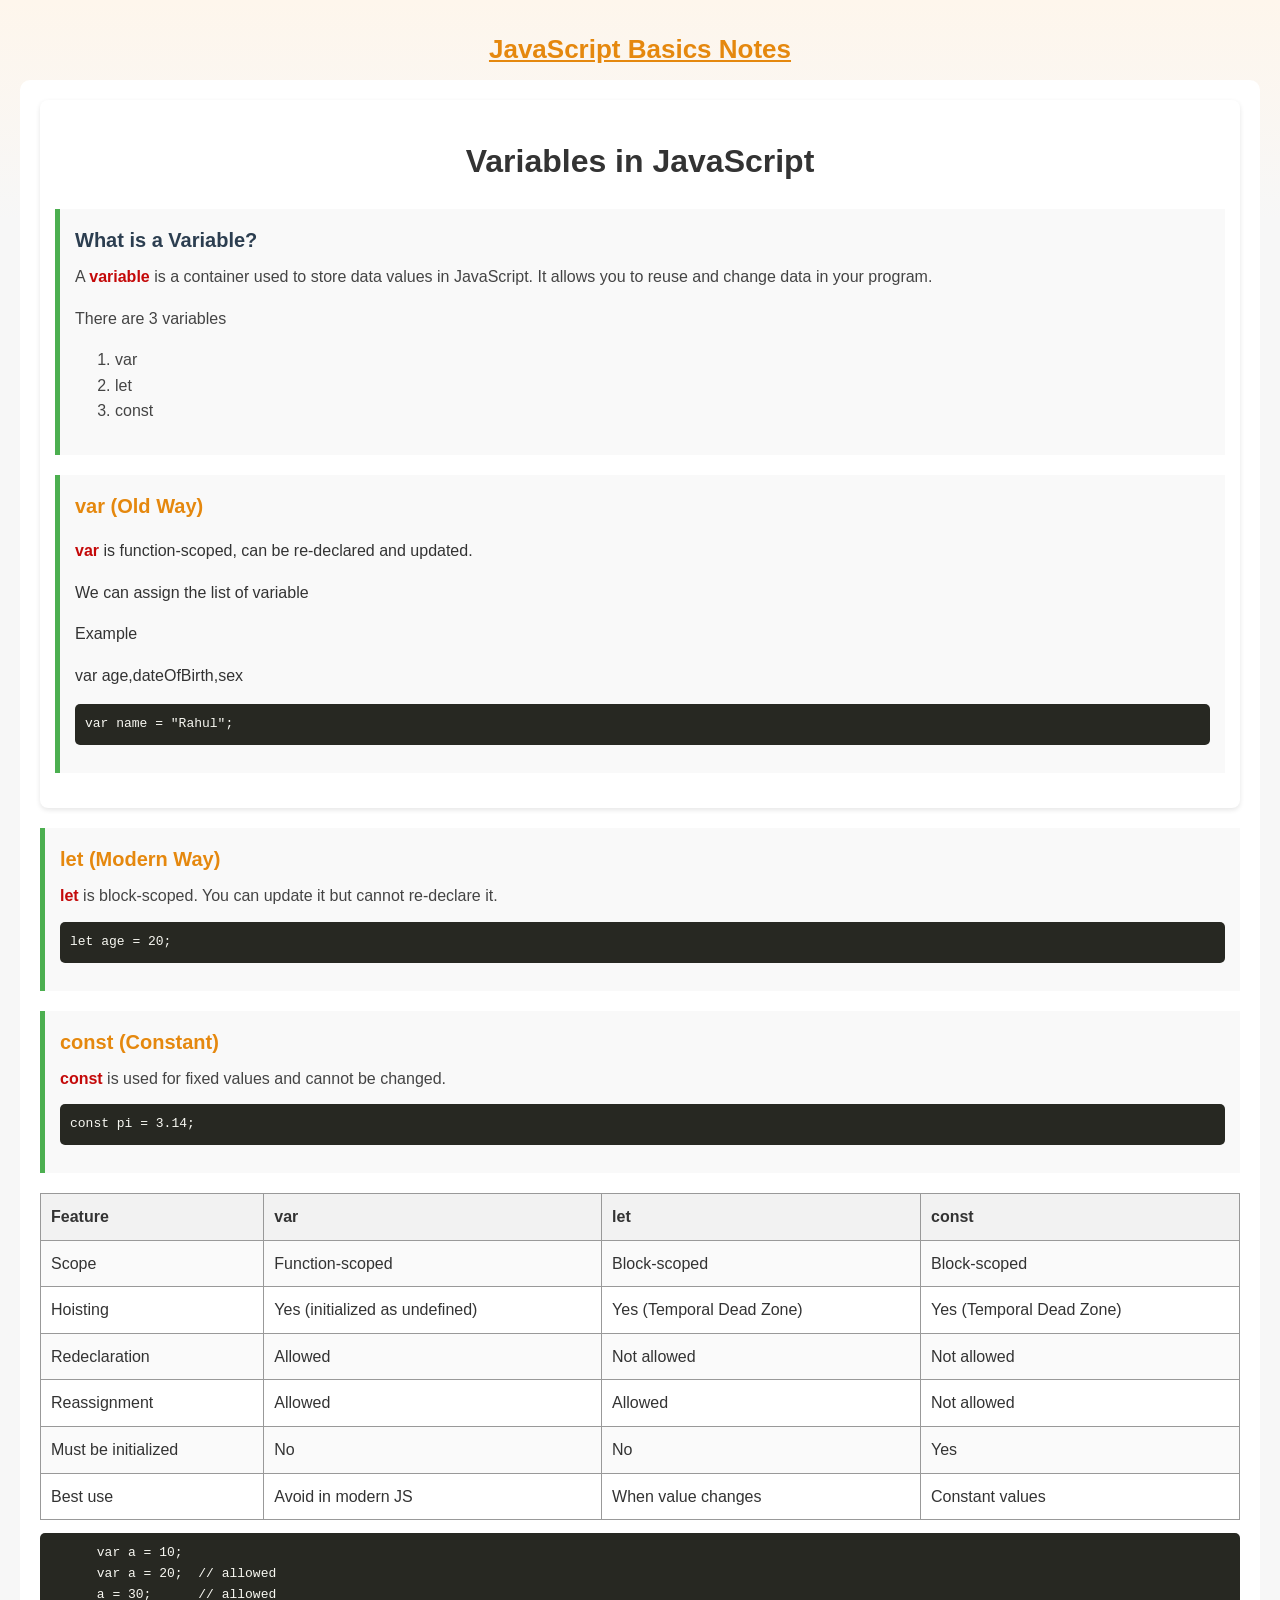
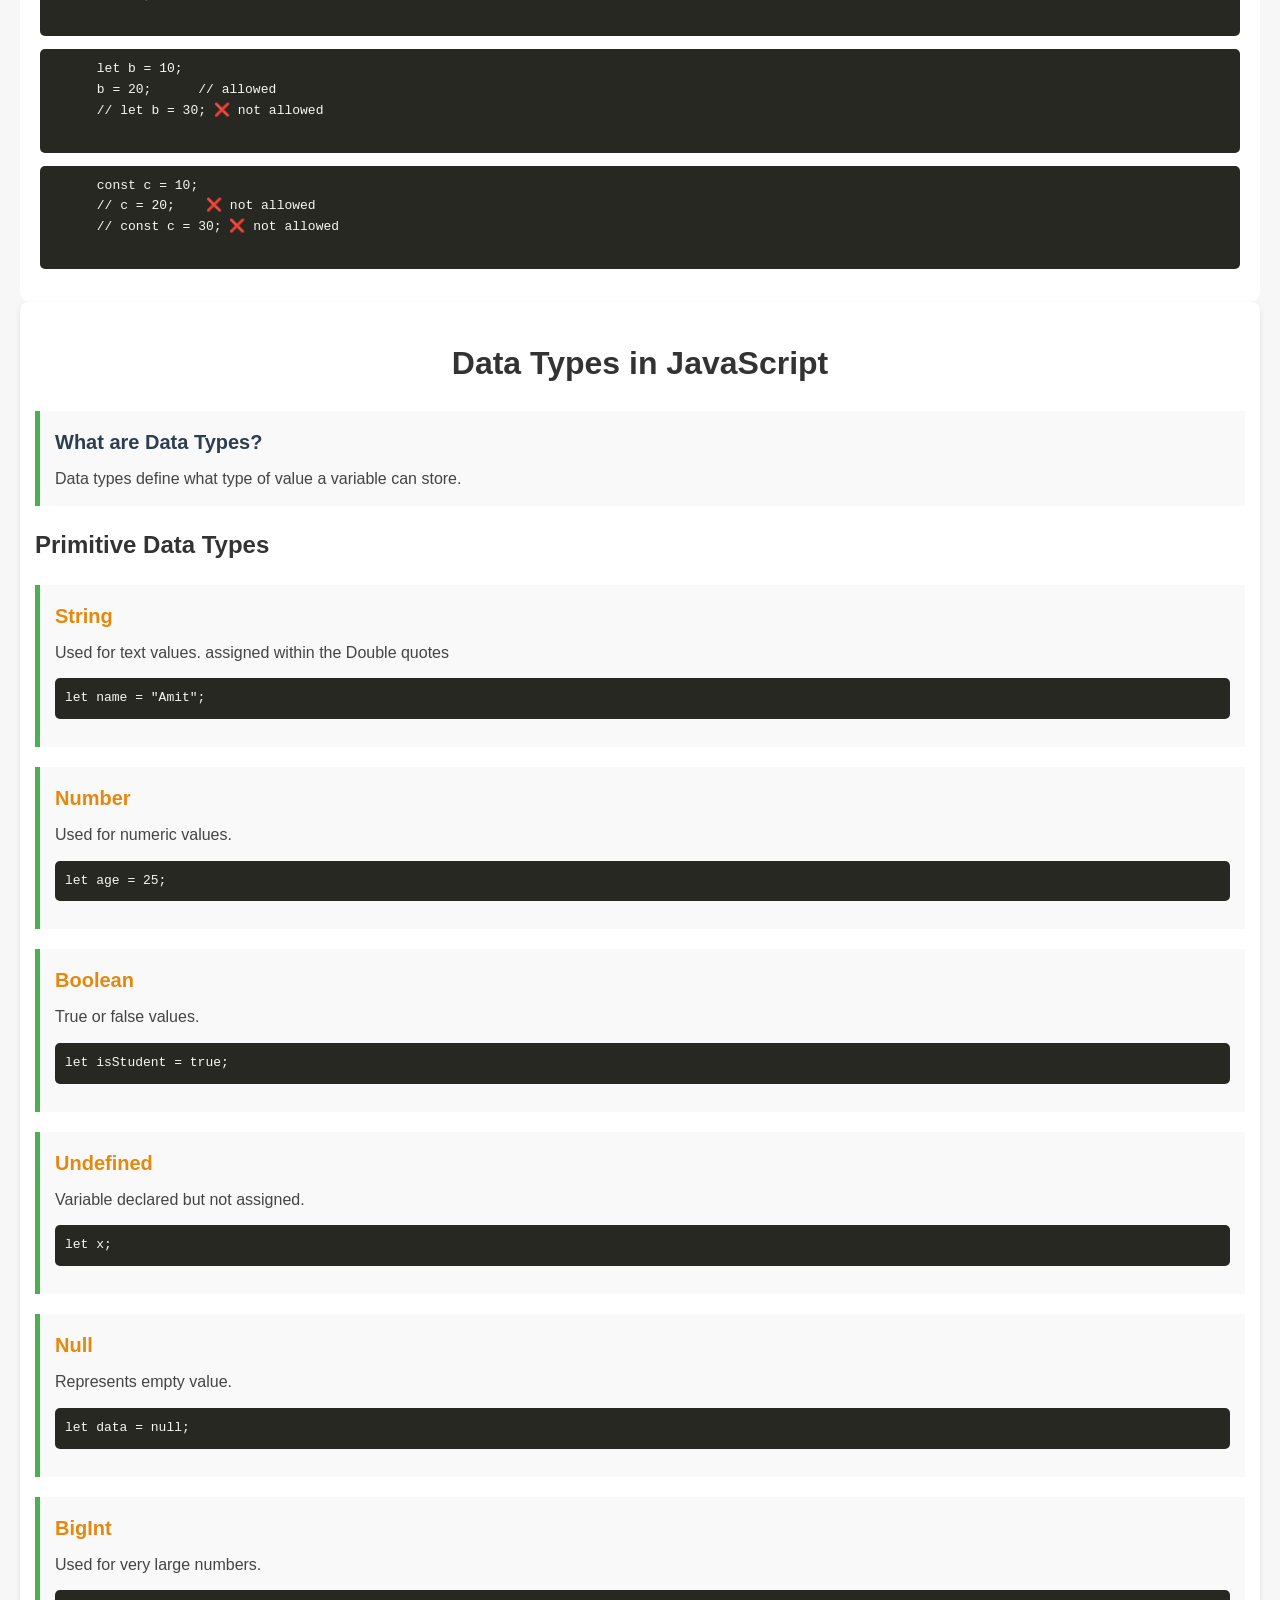
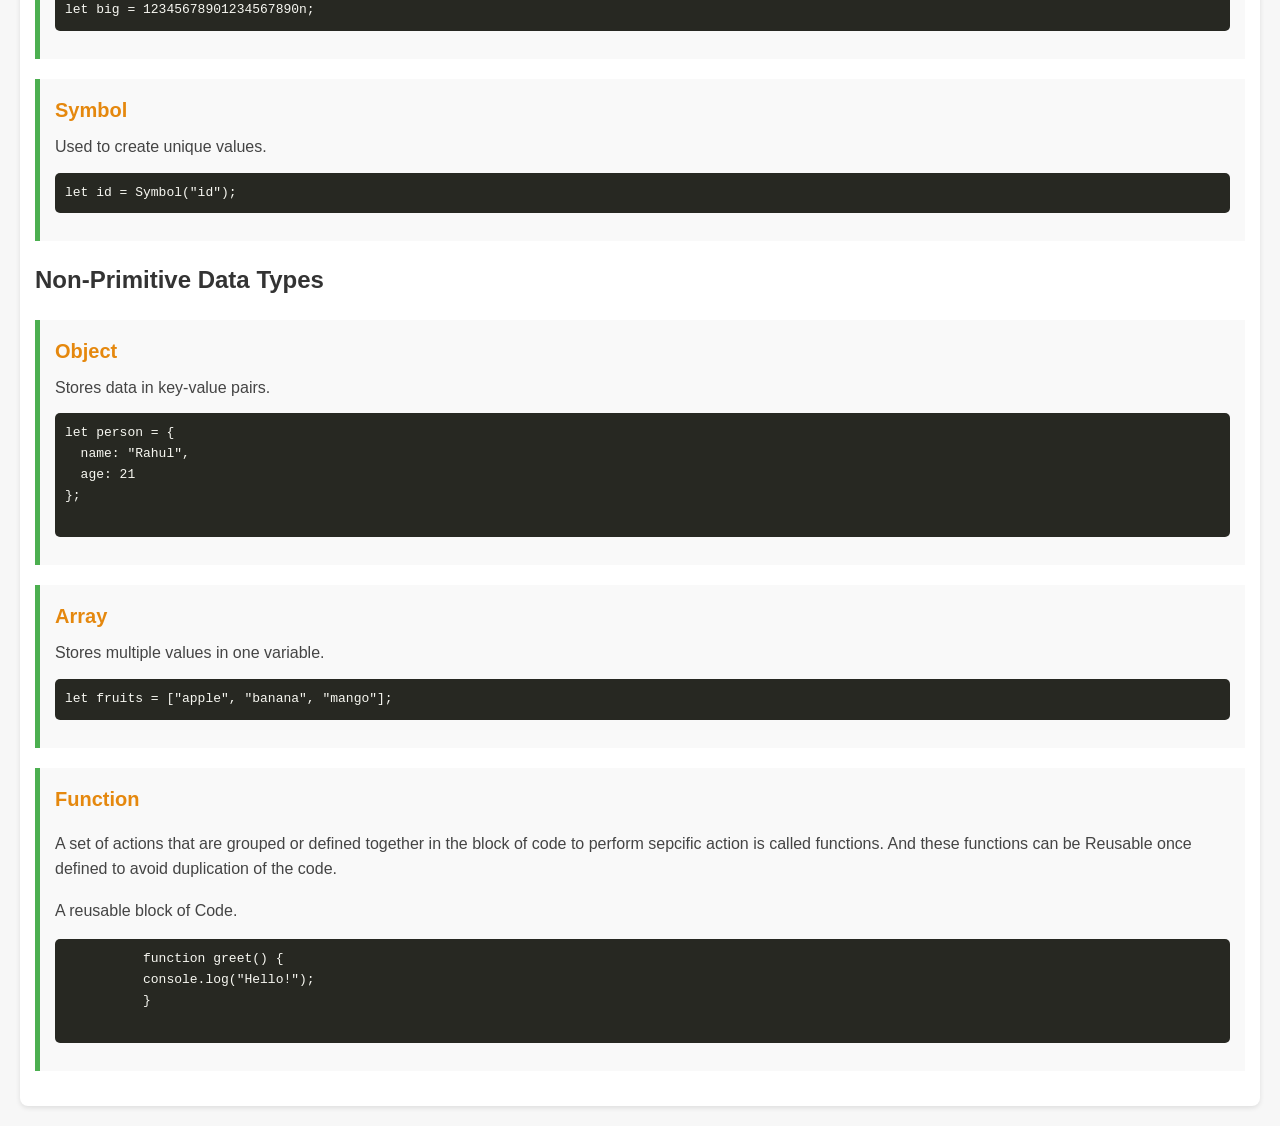
<file: pages/variablesAndDatatype.html>
<!DOCTYPE html>
<html lang="en">

<head>
  <meta charset="UTF-8">
  <title>JS Notes - Variables & Data Types</title>

  <link rel="stylesheet" href="/css/styles.css">

</head>

<body>

  <div class="page_title">JavaScript Basics Notes</div>

  <div class="container">

    <!-- VARIABLES -->
    <div class="section">
      <h1>Variables in JavaScript</h1>

      <div class="qa">
        <div class="question">What is a Variable?</div>
        <div class="answer">
          A <strong>variable</strong> is a container used to store data values in JavaScript.
          It allows you to reuse and change data in your program.
          <p>There are 3 variables</p>
          <ol>
            <li>var</li>
            <li>let</li>
            <li>const</li>
          </ol>
        </div>
      </div>

      <div class="qa">
        <div class="impquestion">var (Old Way)</div>
        <p class="answer">

        <p><strong>var</strong> is function-scoped, can be re-declared and updated.</p>

        <p>We can assign the list of variable</p>
        <p>Example</p>
        <p>var age,dateOfBirth,sex</p>

        <pre>var name = "Rahul";</pre>
      </div>
    </div>

    <div class="qa">
      <div class="impquestion">let (Modern Way)</div>
      <div class="answer">
        <strong>let</strong> is block-scoped. You can update it but cannot re-declare it.
        <pre>let age = 20;</pre>
      </div>
    </div>

    <div class="qa">
      <div class="impquestion">const (Constant)</div>
      <div class="answer">
        <strong>const</strong> is used for fixed values and cannot be changed.
        <pre>const pi = 3.14;</pre>
      </div>
    </div>
    <table>
      <tr>
        <th>Feature</th>
        <th>var</th>
        <th>let</th>
        <th>const</th>
      </tr>
      <tr>
        <td>Scope</td>
        <td>Function-scoped</td>
        <td>Block-scoped</td>
        <td>Block-scoped</td>
      </tr>
      <tr>
        <td>Hoisting</td>
        <td>Yes (initialized as undefined)</td>
        <td>Yes (Temporal Dead Zone)</td>
        <td>Yes (Temporal Dead Zone)</td>
      </tr>
      <tr>
        <td>Redeclaration</td>
        <td>Allowed</td>
        <td>Not allowed</td>
        <td>Not allowed</td>
      </tr>
      <tr>
        <td>Reassignment</td>
        <td>Allowed</td>
        <td>Allowed</td>
        <td>Not allowed</td>
      </tr>
      <tr>
        <td>Must be initialized</td>
        <td>No</td>
        <td>No</td>
        <td>Yes</td>
      </tr>
      <tr>
        <td>Best use</td>
        <td>Avoid in modern JS</td>
        <td>When value changes</td>
        <td>Constant values</td>
      </tr>
    </table>

    <pre>
      var a = 10;
      var a = 20;  // allowed
      a = 30;      // allowed
      </pre>

    <pre>
      let b = 10;
      b = 20;      // allowed
      // let b = 30; ❌ not allowed
      </pre>

    <pre>
      const c = 10;
      // c = 20;    ❌ not allowed
      // const c = 30; ❌ not allowed
      </pre>

  </div>

  <!-- DATA TYPES -->
  <div class="section">
    <h1>Data Types in JavaScript</h1>

    <div class="qa">
      <div class="question">What are Data Types?</div>
      <div class="answer">
        Data types define what type of value a variable can store.
      </div>
    </div>

    <h2>Primitive Data Types</h2>

    <div class="qa">
      <div class="impquestion">String</div>
      <div class="answer">
        Used for text values. assigned within the Double quotes
        <pre>let name = "Amit";</pre>
      </div>
    </div>

    <div class="qa">
      <div class="impquestion">Number</div>
      <div class="answer">
        Used for numeric values.
        <pre>let age = 25;</pre>
      </div>
    </div>

    <div class="qa">
      <div class="impquestion">Boolean</div>
      <div class="answer">
        True or false values.
        <pre>let isStudent = true;</pre>
      </div>
    </div>

    <div class="qa">
      <div class="impquestion">Undefined</div>
      <div class="answer">
        Variable declared but not assigned.
        <pre>let x;</pre>
      </div>
    </div>

    <div class="qa">
      <div class="impquestion">Null</div>
      <div class="answer">
        Represents empty value.
        <pre>let data = null;</pre>
      </div>
    </div>

    <div class="qa">
      <div class="impquestion">BigInt</div>
      <div class="answer">
        Used for very large numbers.
        <pre>let big = 12345678901234567890n;</pre>
      </div>
    </div>

    <div class="qa">
      <div class="impquestion">Symbol</div>
      <div class="answer">
        Used to create unique values.
        <pre>let id = Symbol("id");</pre>
      </div>
    </div>

    <h2>Non-Primitive Data Types</h2>

    <div class="qa">
      <div class="impquestion">Object</div>
      <div class="answer">
        Stores data in key-value pairs.
        <pre>
let person = {
  name: "Rahul",
  age: 21
};
          </pre>
      </div>
    </div>

    <div class="qa">
      <div class="impquestion">Array</div>
      <div class="answer">
        Stores multiple values in one variable.
        <pre>let fruits = ["apple", "banana", "mango"];</pre>
      </div>
    </div>

    <div class="qa">
      <div class="impquestion">Function</div>
      <div class="answer">
        <p>
          A set of actions that are grouped or defined together in the block of code to perform sepcific action is
          called functions. And these functions can be Reusable once defined to avoid duplication of the code.
        </p>
        <p>
          A reusable block of Code.
        </p>
        <pre>
          function greet() {
          console.log("Hello!");
          }
          </pre>
      </div>
    </div>

  </div>

  </div>

</body>

</html>
</file>
<file: css/styles.css>
strong {
  color: #c40909;
}

.underline {
  text-decoration: underline;
  font-weight: bold;
}

* {
  box-sizing: border-box;
}

body {
  font-family: Arial, sans-serif;
  line-height: 1.6;
  margin: 20px;
  background: linear-gradient(180deg, #fef6ec 0%, #f7f7f7 220px);
  color: #333;
}

.page_title {
  font-size: 26px;
  font-weight: bold;
  color: #e5880e;
  text-decoration: underline;
  display: flex;
  justify-content: center;
  align-items: center;
  height: 60px;
}

h1 {
  text-align: center;
  color: #333;
}

.container {
  max-width: 1440px;
  margin: auto;
  background: #fff;
  padding: 20px;
  border-radius: 10px;
}

.qa {
  margin-bottom: 20px;
  padding: 15px;
  border-left: 5px solid #4caf50;
  background: #f9f9f9;
}

.question {
  font-weight: bold;
  color: #2c3e50;
  font-size: 20px;
}

.impquestion {
  font-weight: bold;
  color: #e5880e;
  font-size: 20px;
}

.answer {
  margin-top: 8px;
  color: #444;
}

.section {
  background: #fff;
  padding: 15px;
  margin-bottom: 20px;
  border-radius: 8px;
  box-shadow: 0px 2px 5px rgba(0, 0, 0, 0.1);
}

code {
  padding: 2px 5px;
  border-radius: 4px;
}

pre {
  background: #272822;
  color: #f8f8f2;
  padding: 10px;
  border-radius: 5px;
  overflow-x: auto;
}

table {
  width: 100%;
  border-collapse: collapse;
  margin-top: 20px;
}

th,
td {
  border: 1px solid #999;
  padding: 10px;
  text-align: left;
}

th {
  background-color: #f2f2f2;
}

tr:nth-child(even) {
  background-color: #fafafa;
}

/* ===== Additions for the beautified index page ===== */

.hero {
  max-width: 1440px;
  margin: 0 auto 30px;
  text-align: center;
  padding: 40px 20px 10px;
}

.hero .kicker {
  display: inline-block;
  font-size: 13px;
  font-weight: bold;
  letter-spacing: 1.5px;
  color: #e5880e;
  background: #fff3e2;
  border: 1px solid #f3d5ab;
  padding: 5px 14px;
  border-radius: 999px;
  margin-bottom: 14px;
  text-transform: uppercase;
}

.hero h1 {
  font-size: 34px;
  margin: 0 0 10px;
  color: #222;
}

.hero p {
  color: #666;
  font-size: 15px;
  max-width: 560px;
  margin: 0 auto;
}

.topics-grid {
  max-width: 1440px;
  margin: 0 auto 40px;
  display: grid;
  grid-template-columns: repeat(auto-fit, minmax(320px, 1fr));
  gap: 22px;
}

.topic-card {
  background: #fff;
  border-radius: 14px;
  padding: 0;
  box-shadow: 0 3px 10px rgba(0, 0, 0, 0.06);
  border: 1px solid #eee;
  overflow: hidden;
  transition:
    transform 0.18s ease,
    box-shadow 0.18s ease;
}

.topic-card:hover {
  transform: translateY(-4px);
  box-shadow: 0 10px 24px rgba(0, 0, 0, 0.1);
}

.topic-card-header {
  display: flex;
  align-items: center;
  gap: 12px;
  padding: 18px 20px;
  background: linear-gradient(135deg, #fff8ef, #ffffff);
  border-bottom: 1px solid #f1f1f1;
}

.topic-icon {
  width: 42px;
  height: 42px;
  flex-shrink: 0;
  border-radius: 10px;
  display: flex;
  align-items: center;
  justify-content: center;
  font-size: 20px;
  color: #fff;
  background: #4caf50;
}

.topic-card:nth-of-type(2) .topic-icon {
  background: #2c7be5;
}

.topic-card-header h2 {
  margin: 0;
  font-size: 18px;
  color: #222;
}

.topic-card-header .count {
  margin-left: auto;
  font-size: 12px;
  font-weight: bold;
  color: #888;
  background: #f2f2f2;
  padding: 3px 10px;
  border-radius: 999px;
  white-space: nowrap;
}

.topic-list {
  list-style: none;
  margin: 0;
  padding: 10px 12px 16px;
}

.topic-list li {
  margin: 0;
}

.topic-list a {
  display: flex;
  align-items: center;
  gap: 10px;
  padding: 12px 12px;
  border-radius: 8px;
  color: #2c3e50;
  text-decoration: none;
  font-size: 15px;
  transition:
    background 0.15s ease,
    color 0.15s ease,
    padding-left 0.15s ease;
}

.topic-list a:hover {
  background: #f5faf6;
  color: #2f8f3d;
  padding-left: 16px;
}

.topic-list a::before {
  content: "›";
  font-weight: bold;
  color: #4caf50;
  font-size: 18px;
  line-height: 1;
}

.topic-card:nth-of-type(2) .topic-list a:hover {
  background: #f2f7fd;
  color: #1a5bb8;
}

.topic-card:nth-of-type(2) .topic-list a::before {
  color: #2c7be5;
}

.site-footer {
  text-align: center;
  color: #999;
  font-size: 13px;
  margin: 30px 0 10px;
}
</file>
